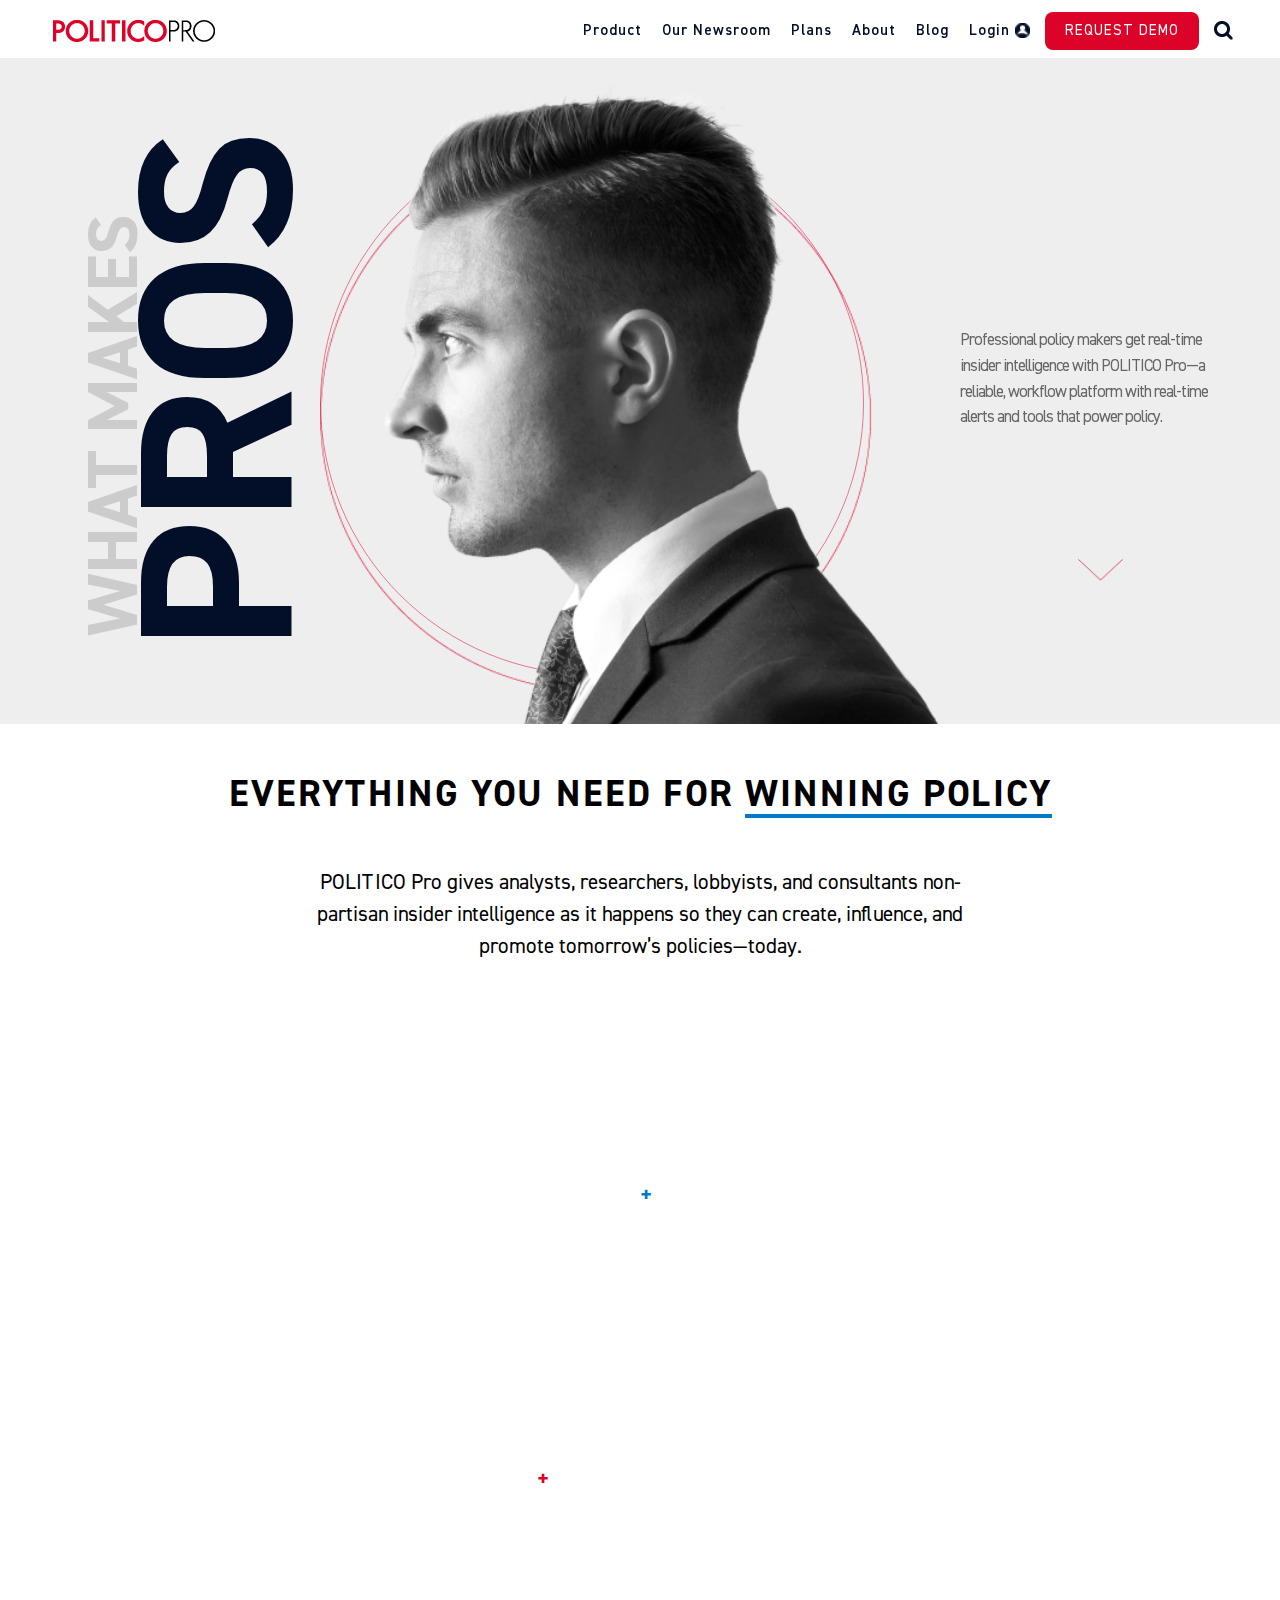
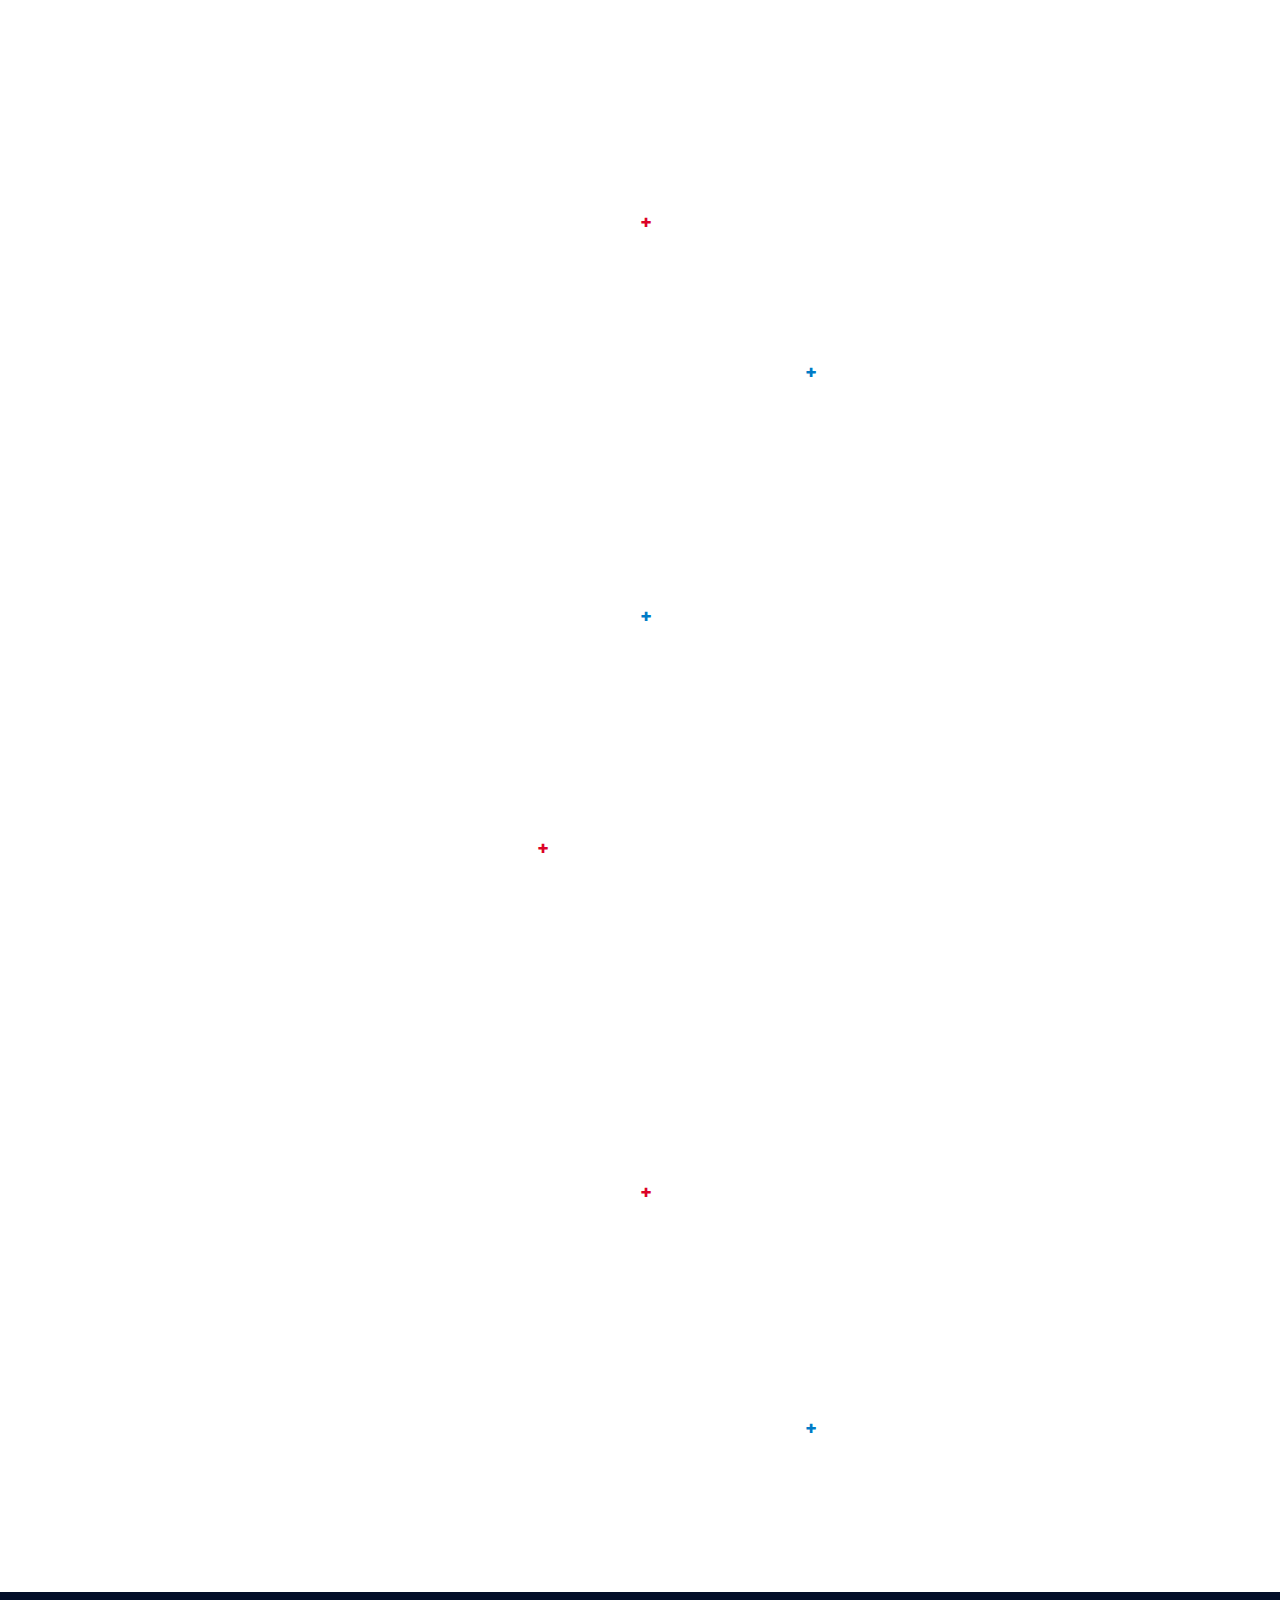
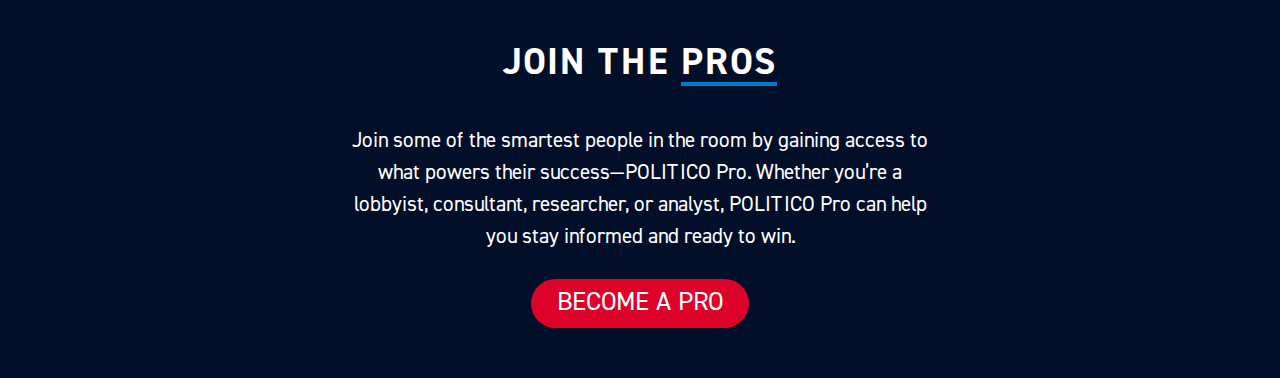
<file: index.html>
<!DOCTYPE html>
<html lang="en">
  <head>
    <meta charset="utf-8" />
    <title>Politico Pro</title>
    <!-- <link rel="icon" href="assets/logos/favicon.png" type="image/png" sizes="16x16"> -->
    <meta name="viewport" content="width=device-width, initial-scale=1" />
    <meta name="description" content="Politico Pro" />
    <meta name="keywords" content="Politico, Politico Pro" />
    <link href="assets/css/bootstrap.min.css" rel="stylesheet" type="text/css" media="all" />
    <link href="https://fonts.googleapis.com/css?family=Roboto:100,300,400,500" rel="stylesheet" />
    <link href="https://fonts.googleapis.com/css?family=Poppins:400,300,500,700,600" rel="stylesheet" type="text/css" />
    <link rel="stylesheet" href="assets/css/animate.css" />
    <!-- Resource style -->
    <link rel="stylesheet" href="assets/css/animsition.min.css" />
    <!-- Resource style -->
    <link href="assets/css/style.css" rel="stylesheet" type="text/css" media="all" />
  </head>
  <body>
    <div>
      <div class="container">
        <nav class="navbar navbar-default navbar-fixed-top" role="navigation">
          <div class="navbar-container">
            <!-- Brand and toggle get grouped for better mobile display -->
            <div class="navbar-header page-scroll">
              <button type="button" class="navbar-toggle" data-toggle="collapse" data-target="#bs-example-navbar-collapse-1" aria-expanded="false">
                <span class="sr-only">Toggle navigation</span>
                <span class="icon-bar"></span>
                <span class="icon-bar"></span>
                <span class="icon-bar"></span>
              </button>
              <a class="responsive-hidden find-button" href="#"><img src="assets/img/find.png" width="19" height="19" alt="find" /></a>
              <a class="btn btn-primary responsive-hidden" href="#">Request Demo</a>
              <a class="navbar-brand page-scroll" href="#hero"><img src="assets/img/logo.png" width="162" height="22" alt="Mu" /></a>
            </div>
            <!-- Collect the nav links, forms, and other content for toggling -->
            <div class="collapse navbar-collapse navbar-right" id="bs-example-navbar-collapse-1">
              <ul class="nav navbar-nav">
                <li><a class="page-scroll" href="#">Product</a></li>
                <li><a class="page-scroll" href="#">Our Newsroom</a></li>
                <li><a class="page-scroll" href="#">Plans</a></li>
                <li><a class="page-scroll" href="#">About</a></li>
                <li><a class="page-scroll" href="#">Blog</a></li>
                <li><a href="#">Login<img src="assets/img/default-avatar.png" class="avatar" width="15" height="15" alt="avatar" /></a></li>
                <li><a class="btn btn-primary responsive-hidden" href="#">Request Demo</a></li>
                <li><a class="responsive-hidden" href="#"><img src="assets/img/find.png" width="19" height="19" alt="find" /></a></li>
              </ul>
            </div>
          </div>
        </nav>
        <!-- /.navbar-collapse -->
      </div>
      <!-- /.container-fluid -->

      <div class="main" id="main">
        <!-- Main Section-->
        <div class="hero-section app-hero" id="hero">
          <div class="hero-header">
            <div class="hero-what-makes">
              <h2>What makes</h2>
            </div>
            <div class="hero-pro">
              <h1>Pros</h1>
            </div>
          </div>
          <div class="hero-img"><div class="size-builder"></div></div>
          <div class="hero-img hero-parallax" id="a-parallax">
            <div class="size-builder"></div>
            <div class="layer circle-container" data-depth="0.2">
              <div class="dummy"></div>
              <div class="circle"></div>
            </div>
            <img class="layer" src="./assets/img/hero-img.png" data-depth="0.5"/>
          </div>
          <div class="hero-description">
            <p>Professional policy makers get real-time insider intelligence with POLITICO Pro—a reliable, workflow platform with real-time alerts and tools that power policy.</p>
            <a class="arrow-down page-scroll" href="#features"><img src="./assets/img/arrow_down.png" width="45" height="22.5"/></a>
          </div>
        </div>

        <div class="services-section text-center" id="services">
          <!-- Services section (small) with icons -->
          <div class="row">
            <div class="col-sm-12">
              <h3 class="wow fadeInUp" data-wow-delay="0s">EVERYTHING YOU NEED FOR <span class="blue-underline">WINNING POLICY</span></h3>
            </div>
          </div>
          <div class="row">
            <div class="col-sm-8 col-sm-offset-2">
              <p>POLITICO Pro gives analysts, researchers, lobbyists, and consultants non-partisan insider intelligence as it happens so they can create, influence, and promote tomorrow’s policies—today.</p>
            </div>
          </div>
        </div>

        <div class="flex-features" id="features">
          <div class="flex-split" id="features1">
            <!-- Feature section with flex layout -->
            <div class="f-left wow fadeInUp" data-wow-delay="0s">
              <div class="left-content">
                <img src="assets/img/human1.png" alt="" />
              </div>
              <div class="middle-content">
                <div class="row">
                  <div class="profile-title">policy maker profile</div>
                </div>
                <div class="row">
                  <p class="profile-label">_Analyst</p>
                  <div class="profile-content">Julia Ojeda</div>
                </div>
                <div class="row">
                  <p class="profile-label">_Industry</p>
                  <div class="profile-content">Healthcare</div>
                </div>
                <div class="row">
                  <p class="profile-label">_Focus</p>
                  <div class="profile-content">Consumer Products</div>
                </div>
              </div>
            </div>
            <div class="f-right wow fadeInUp" data-wow-delay="0.2s">
              <div class="right-content">
                <h3>Become a Beltway <span class="red-underline">Brainiac</span>.</h3>
                <p>
                  Analysts like Juile are able to craft winning policies for their companies thanks to POLITICO Pro. The personalized workflow platform delivers news as it happens, and easy-to-use tools for cross-referencing related bills and regulations help give her everything she needs to dive
                  deep—while still seeing the big picture.
                </p>
                <p>Julie and other professionals get relevant, real-time intelligence and insights of legislation as it happens thanks to POLITICO Pro. It’s easy to become a beltway insider just like Julie with Pro.</p>
              </div>
            </div>
          </div>
          <div class="flex-split right-align" id="features2">
            <!-- Feature section with flex layout -->
            <div class="f-right wow fadeInUp" data-wow-delay="0.2s">
              <div class="right-content">
                <h3>Push policy with <span class="red-underline">punch</span>.</h3>
                <p>
                  POLITICO Pro is a powerful platform that lobbyists like Christopher use to get deep insights into developing regulations and the legislators behind them. Lobbyists and their firms can stay informed with intelligence tailored to their industry so they can effectively influence and
                  manage regulation in real time.
                </p>
                <p>POLITICO Pro makes it easy for lobbyists like Christopher to always keep ahead of the curve.</p>
              </div>
            </div>
            <div class="f-left wow fadeInUp" data-wow-delay="0s">
              <div class="middle-content">
                <div class="row">
                  <div class="profile-title">policy maker profile</div>
                </div>
                <div class="row">
                  <p class="profile-label">_Lobbyist</p>
                  <div class="profile-content">Christopher Frank</div>
                </div>
                <div class="row">
                  <p class="profile-label">_Industry</p>
                  <div class="profile-content">Finance</div>
                </div>
                <div class="row">
                  <p class="profile-label">_Focus</p>
                  <div class="profile-content">Real Estate Loans</div>
                </div>
              </div>
              <div class="left-content">
                <img src="assets/img/human2.png" alt="" />
              </div>
            </div>
          </div>
          <div class="flex-split" id="features3">
            <!-- Feature section with flex layout -->
            <div class="f-left wow fadeInUp" data-wow-delay="0s">
              <div class="left-content">
                <img src="assets/img/human3.png" alt="" />
              </div>
              <div class="middle-content">
                <div class="row">
                  <div class="profile-title">policy maker profile</div>
                </div>
                <div class="row">
                  <p class="profile-label">_Researcher</p>
                  <div class="profile-content">Sheri Fong</div>
                </div>
                <div class="row">
                  <p class="profile-label">_Industry</p>
                  <div class="profile-content">Legal</div>
                </div>
                <div class="row">
                  <p class="profile-label">_Focus</p>
                  <div class="profile-content">Government Affairs</div>
                </div>
              </div>
            </div>
            <div class="f-right wow fadeInUp" data-wow-delay="0.2s">
              <div class="right-content">
                <h3>Get K Street <span class="red-underline">Smarts</span>.</h3>
                <p>Researchers like Sheri get an edge with POLITICO Pro. Robust research and tools can cross-reference related bills, regulation, and more—providing researchers with access to K street information that covers the entire spectrum of legislation and news.</p>
                <p>A customized workflow helps bring relevant information to Sheri only when it’s needed, so research can quickly inform successful policy.</p>
              </div>
            </div>
          </div>
          <div class="flex-split right-align" id="features4">
            <!-- Feature section with flex layout -->
            <div class="f-right wow fadeInUp" data-wow-delay="0.2s">
              <div class="right-content">
                <h3>Coach inside <span class="red-underline">beltway</span> Ball.</h3>
                <p>POLITICO Pro provides Marshal and other top consultants with real-time intelligence on legislation, regulations, and policies so they can advise confidently and accurately.</p>
                <p>
                  With a customized workflow platform focused on their areas of interest, consultants gain a non-partisan view of news that matters to them and their clients. Augmented by robust tools for research and a complete directory of legislators, staff, and committee members, it brings a
                  near-clairvoyant view that consultants can trust and use to be the first to know, and the first to guide their clients to a winning policy.
                </p>
              </div>
            </div>
            <div class="f-left wow fadeInUp" data-wow-delay="0s">
              <div class="middle-content">
                <div class="row">
                  <div class="profile-title">policy maker profile</div>
                </div>
                <div class="row">
                  <p class="profile-label">_Consultant</p>
                  <div class="profile-content">Marshal Rippner</div>
                </div>
                <div class="row">
                  <p class="profile-label">_Industry</p>
                  <div class="profile-content">Engineering</div>
                </div>
                <div class="row">
                  <p class="profile-label">_Focus</p>
                  <div class="profile-content">Veterans Benefit</div>
                </div>
              </div>
              <div class="left-content">
                <img src="assets/img/human4.png" alt="" />
              </div>
            </div>
          </div>
        </div>

        <!-- Scroll To Top -->
        <!-- Scroll To Top Ends-->
      </div>
      <!-- Footer Section -->
      <div class="footer" id="footer">
        <div class="footer-container">
          <h3>Join the <span class="blue-underline">pros</span></h3>
          <p>Join some of the smartest people in the room by gaining access to what powers their success—POLITICO Pro. Whether you’re a lobbyist, consultant, researcher, or analyst, POLITICO Pro can help you stay informed and ready to win.</p>
          <a class="btn btn-rounded btn-primary">Become a pro</a>
        </div>
      </div>
      <!-- Main Section -->
    </div>
    <!-- Wrapper-->

    <!-- Jquery and Js Plugins -->
    <script type="text/javascript" src="assets/js/jquery-2.1.1.js"></script>
    <script type="text/javascript" src="assets/js/bootstrap.min.js"></script>
    <script type="text/javascript" src="assets/js/parallax.min.js"></script>
    <script type="text/javascript" src="assets/js/plugins.js"></script>
    <script type="text/javascript" src="assets/js/menu.js"></script>
    <script type="text/javascript" src="assets/js/custom.js"></script>
  </body>
</html>
</file>
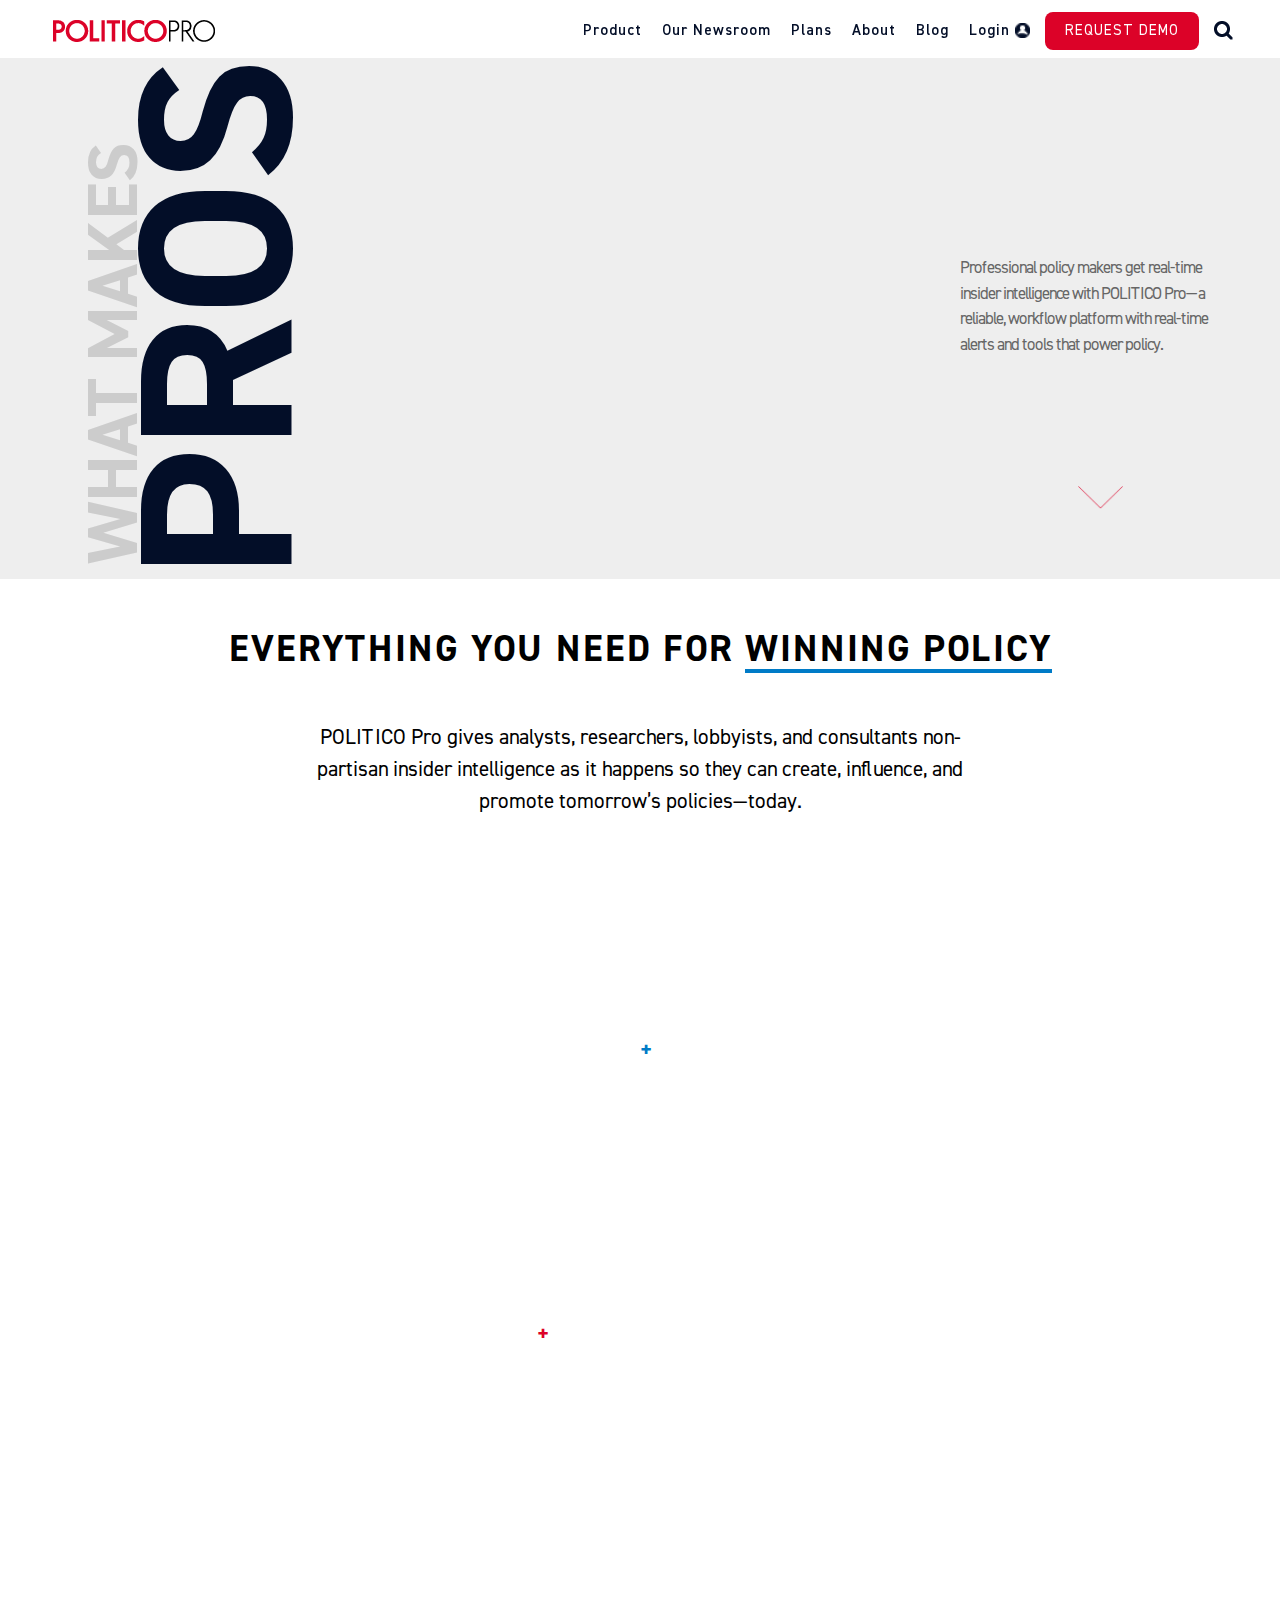
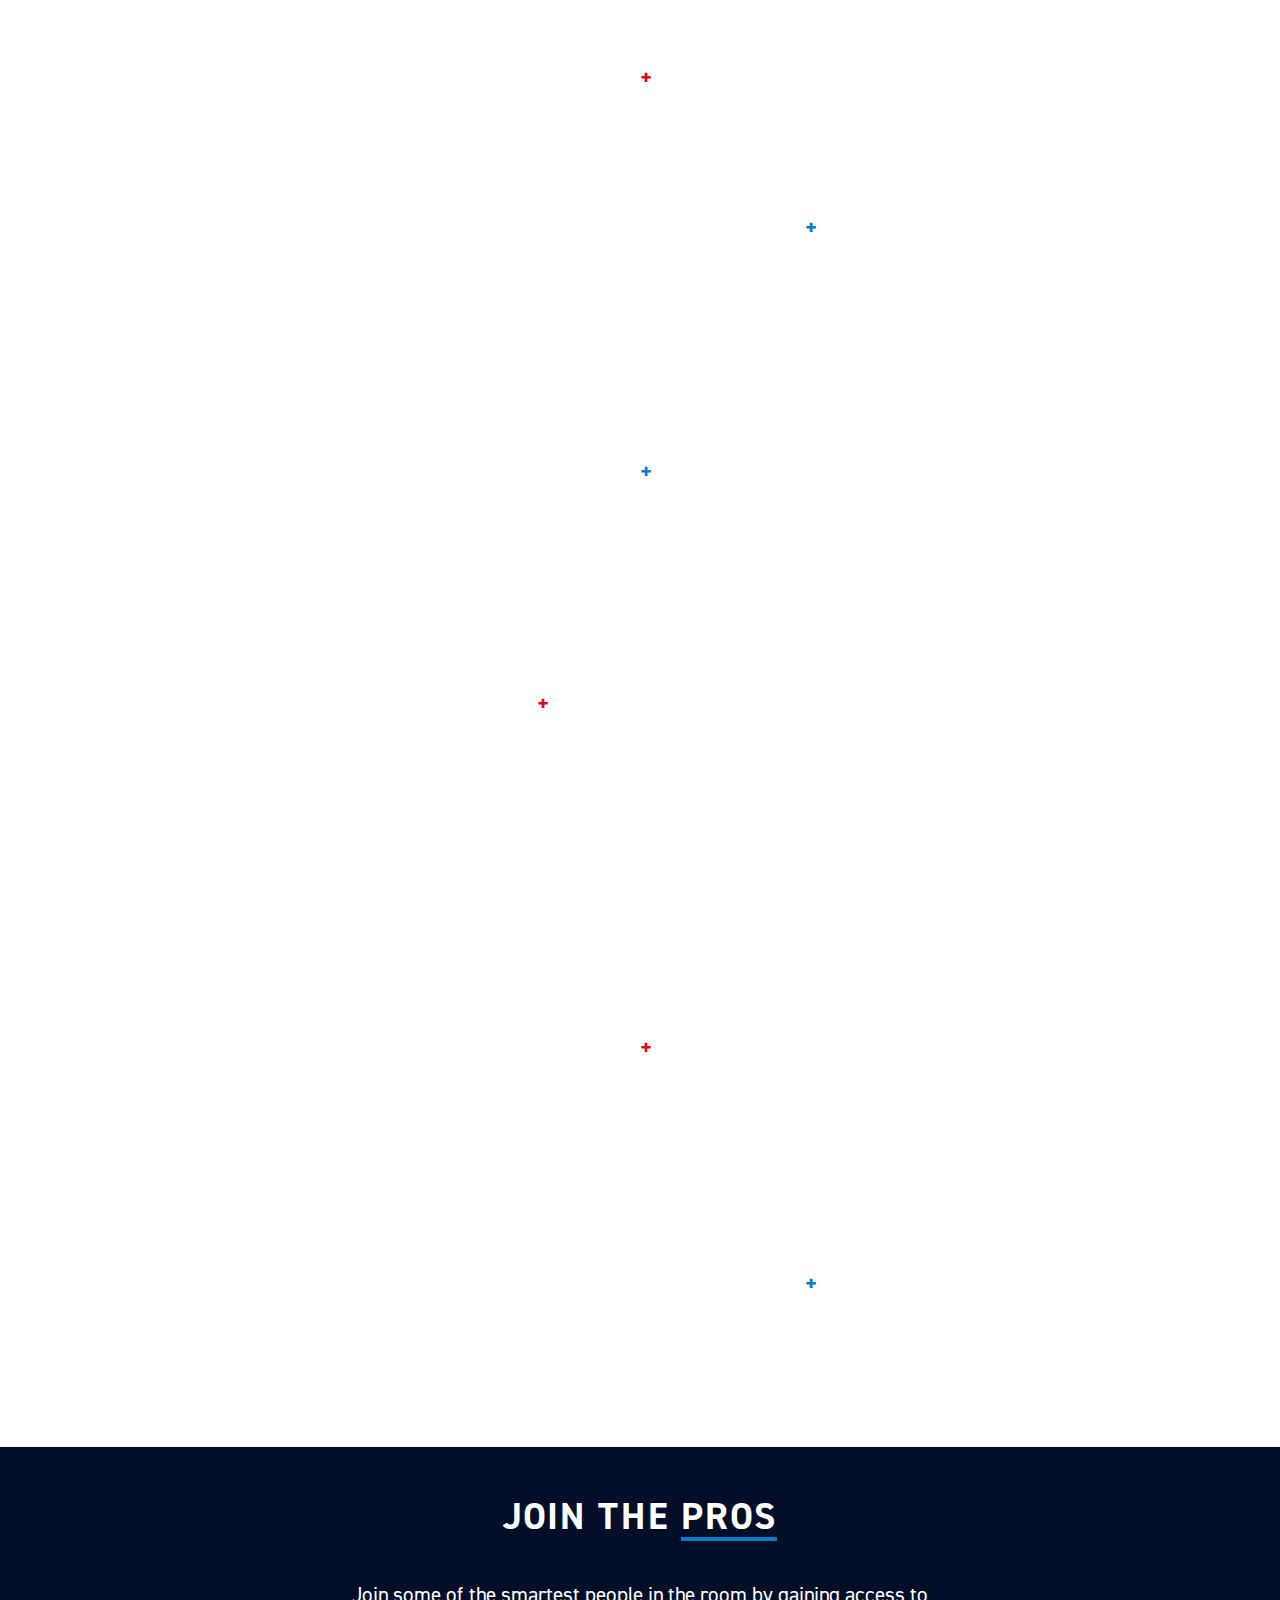
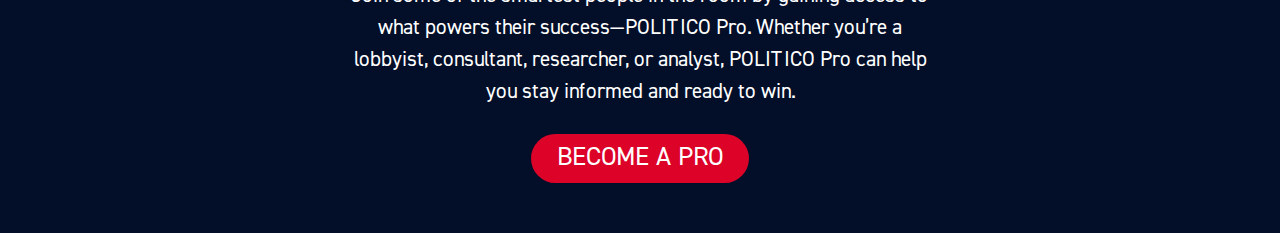
<file: r1_v1.html>
<!DOCTYPE html>
<html lang="en">
  <head>
    <meta charset="utf-8" />
    <title>Politico Pro</title>
    <!-- <link rel="icon" href="assets/logos/favicon.png" type="image/png" sizes="16x16"> -->
    <meta name="viewport" content="width=device-width, initial-scale=1" />
    <meta name="description" content="Politico Pro" />
    <meta name="keywords" content="Politico, Politico Pro" />
    <link href="assets/css/bootstrap.min.css" rel="stylesheet" type="text/css" media="all" />
    <link href="https://fonts.googleapis.com/css?family=Roboto:100,300,400,500" rel="stylesheet" />
    <link href="https://fonts.googleapis.com/css?family=Poppins:400,300,500,700,600" rel="stylesheet" type="text/css" />
    <link rel="stylesheet" href="assets/css/animate.css" />
    <!-- Resource style -->
    <link rel="stylesheet" href="assets/css/animsition.min.css" />
    <!-- Resource style -->
    <link href="assets/css/style.css" rel="stylesheet" type="text/css" media="all" />
  </head>
  <body>
    <div>
      <div class="container">
        <nav class="navbar navbar-default navbar-fixed-top" role="navigation">
          <div class="navbar-container">
            <!-- Brand and toggle get grouped for better mobile display -->
            <div class="navbar-header page-scroll">
              <button type="button" class="navbar-toggle" data-toggle="collapse" data-target="#bs-example-navbar-collapse-1" aria-expanded="false">
                <span class="sr-only">Toggle navigation</span>
                <span class="icon-bar"></span>
                <span class="icon-bar"></span>
                <span class="icon-bar"></span>
              </button>
              <a class="responsive-hidden find-button" href="#"><img src="assets/img/find.png" width="19" height="19" alt="find" /></a>
              <a class="btn btn-primary responsive-hidden" href="#">Request Demo</a>
              <a class="navbar-brand page-scroll" href="#hero"><img src="assets/img/logo.png" width="162" height="22" alt="Mu" /></a>
            </div>
            <!-- Collect the nav links, forms, and other content for toggling -->
            <div class="collapse navbar-collapse navbar-right" id="bs-example-navbar-collapse-1">
              <ul class="nav navbar-nav">
                <li><a class="page-scroll" href="#">Product</a></li>
                <li><a class="page-scroll" href="#">Our Newsroom</a></li>
                <li><a class="page-scroll" href="#">Plans</a></li>
                <li><a class="page-scroll" href="#">About</a></li>
                <li><a class="page-scroll" href="#">Blog</a></li>
                <li><a href="#">Login<img src="assets/img/default-avatar.png" class="avatar" width="15" height="15" alt="avatar" /></a></li>
                <li><a class="btn btn-primary responsive-hidden" href="#">Request Demo</a></li>
                <li><a class="responsive-hidden" href="#"><img src="assets/img/find.png" width="19" height="19" alt="find" /></a></li>
              </ul>
            </div>
          </div>
        </nav>
        <!-- /.navbar-collapse -->
      </div>
      <!-- /.container-fluid -->

      <div class="main" id="main">
        <!-- Main Section-->
        <div class="hero-section app-hero" id="hero">
          <div class="hero-header">
            <div class="hero-what-makes">
              <h2>What makes</h2>
            </div>
            <div class="hero-pro">
              <h1>Pros</h1>
            </div>
          </div>
          <div class="hero-img">
            <div class="circle-container">
              <div class="dummy"></div>
              <div class="circle"></div>
            </div>
            <img src="./assets/img/hero-img.png" />
          </div>
          <div class="hero-description">
            <p>Professional policy makers get real-time insider intelligence with POLITICO Pro—a reliable, workflow platform with real-time alerts and tools that power policy.</p>
            <a class="arrow-down page-scroll" href="#features"><img src="./assets/img/arrow_down.png" width="45" height="22.5"/></a>
          </div>
        </div>

        <div class="services-section text-center" id="services">
          <!-- Services section (small) with icons -->
          <div class="row">
            <div class="col-sm-12">
              <h3 class="wow fadeInUp" data-wow-delay="0s">EVERYTHING YOU NEED FOR <span class="blue-underline">WINNING POLICY</span></h3>
            </div>
          </div>
          <div class="row">
            <div class="col-sm-8 col-sm-offset-2">
              <p>POLITICO Pro gives analysts, researchers, lobbyists, and consultants non-partisan insider intelligence as it happens so they can create, influence, and promote tomorrow’s policies—today.</p>
            </div>
          </div>
        </div>

        <div class="flex-features" id="features">
          <div class="flex-split" id="features1">
            <!-- Feature section with flex layout -->
            <div class="f-left wow fadeInUp" data-wow-delay="0s">
              <div class="left-content">
                <img src="assets/img/human1.png" alt="" />
              </div>
              <div class="middle-content">
                <div class="row">
                  <div class="profile-title">policy maker profile</div>
                </div>
                <div class="row">
                  <p class="profile-label">_Analyst</p>
                  <div class="profile-content">Julia Ojeda</div>
                </div>
                <div class="row">
                  <p class="profile-label">_Industry</p>
                  <div class="profile-content">Healthcare</div>
                </div>
                <div class="row">
                  <p class="profile-label">_Focus</p>
                  <div class="profile-content">Consumer Products</div>
                </div>
              </div>
            </div>
            <div class="f-right wow fadeInUp" data-wow-delay="0.2s">
              <div class="right-content">
                <h3>Become a Beltway <span class="red-underline">Brainiac</span>.</h3>
                <p>
                  Analysts like Juile are able to craft winning policies for their companies thanks to POLITICO Pro. The personalized workflow platform delivers news as it happens, and easy-to-use tools for cross-referencing related bills and regulations help give her everything she needs to dive
                  deep—while still seeing the big picture.
                </p>
                <p>Julie and other professionals get relevant, real-time intelligence and insights of legislation as it happens thanks to POLITICO Pro. It’s easy to become a beltway insider just like Julie with Pro.</p>
              </div>
            </div>
          </div>
          <div class="flex-split right-align" id="features2">
            <!-- Feature section with flex layout -->
            <div class="f-right wow fadeInUp" data-wow-delay="0.2s">
              <div class="right-content">
                <h3>Push policy with <span class="red-underline">punch</span>.</h3>
                <p>
                  POLITICO Pro is a powerful platform that lobbyists like Christopher use to get deep insights into developing regulations and the legislators behind them. Lobbyists and their firms can stay informed with intelligence tailored to their industry so they can effectively influence and
                  manage regulation in real time.
                </p>
                <p>POLITICO Pro makes it easy for lobbyists like Christopher to always keep ahead of the curve.</p>
              </div>
            </div>
            <div class="f-left wow fadeInUp" data-wow-delay="0s">
              <div class="middle-content">
                <div class="row">
                  <div class="profile-title">policy maker profile</div>
                </div>
                <div class="row">
                  <p class="profile-label">_Lobbyist</p>
                  <div class="profile-content">Christopher Frank</div>
                </div>
                <div class="row">
                  <p class="profile-label">_Industry</p>
                  <div class="profile-content">Finance</div>
                </div>
                <div class="row">
                  <p class="profile-label">_Focus</p>
                  <div class="profile-content">Real Estate Loans</div>
                </div>
              </div>
              <div class="left-content">
                <img src="assets/img/human2.png" alt="" />
              </div>
            </div>
          </div>
          <div class="flex-split" id="features3">
            <!-- Feature section with flex layout -->
            <div class="f-left wow fadeInUp" data-wow-delay="0s">
              <div class="left-content">
                <img src="assets/img/human3.png" alt="" />
              </div>
              <div class="middle-content">
                <div class="row">
                  <div class="profile-title">policy maker profile</div>
                </div>
                <div class="row">
                  <p class="profile-label">_Researcher</p>
                  <div class="profile-content">Sheri Fong</div>
                </div>
                <div class="row">
                  <p class="profile-label">_Industry</p>
                  <div class="profile-content">Legal</div>
                </div>
                <div class="row">
                  <p class="profile-label">_Focus</p>
                  <div class="profile-content">Government Affairs</div>
                </div>
              </div>
            </div>
            <div class="f-right wow fadeInUp" data-wow-delay="0.2s">
              <div class="right-content">
                <h3>Get K Street <span class="red-underline">Smarts</span>.</h3>
                <p>Researchers like Sheri get an edge with POLITICO Pro. Robust research and tools can cross-reference related bills, regulation, and more—providing researchers with access to K street information that covers the entire spectrum of legislation and news.</p>
                <p>A customized workflow helps bring relevant information to Sheri only when it’s needed, so research can quickly inform successful policy.</p>
              </div>
            </div>
          </div>
          <div class="flex-split right-align" id="features4">
            <!-- Feature section with flex layout -->
            <div class="f-right wow fadeInUp" data-wow-delay="0.2s">
              <div class="right-content">
                <h3>Coach inside <span class="red-underline">beltway</span> Ball.</h3>
                <p>POLITICO Pro provides Marshal and other top consultants with real-time intelligence on legislation, regulations, and policies so they can advise confidently and accurately.</p>
                <p>
                  With a customized workflow platform focused on their areas of interest, consultants gain a non-partisan view of news that matters to them and their clients. Augmented by robust tools for research and a complete directory of legislators, staff, and committee members, it brings a
                  near-clairvoyant view that consultants can trust and use to be the first to know, and the first to guide their clients to a winning policy.
                </p>
              </div>
            </div>
            <div class="f-left wow fadeInUp" data-wow-delay="0s">
              <div class="middle-content">
                <div class="row">
                  <div class="profile-title">policy maker profile</div>
                </div>
                <div class="row">
                  <p class="profile-label">_Consultant</p>
                  <div class="profile-content">Marshal Rippner</div>
                </div>
                <div class="row">
                  <p class="profile-label">_Industry</p>
                  <div class="profile-content">Engineering</div>
                </div>
                <div class="row">
                  <p class="profile-label">_Focus</p>
                  <div class="profile-content">Veterans Benefit</div>
                </div>
              </div>
              <div class="left-content">
                <img src="assets/img/human4.png" alt="" />
              </div>
            </div>
          </div>
        </div>

        <!-- Scroll To Top -->
        <!-- Scroll To Top Ends-->
      </div>
      <!-- Footer Section -->
      <div class="footer" id="footer">
        <div class="footer-container">
          <h3>Join the <span class="blue-underline">pros</span></h3>
          <p>Join some of the smartest people in the room by gaining access to what powers their success—POLITICO Pro. Whether you’re a lobbyist, consultant, researcher, or analyst, POLITICO Pro can help you stay informed and ready to win.</p>
          <a class="btn btn-rounded btn-primary">Become a pro</a>
        </div>
      </div>
      <!-- Main Section -->
    </div>
    <!-- Wrapper-->

    <!-- Jquery and Js Plugins -->
    <script type="text/javascript" src="assets/js/jquery-2.1.1.js"></script>
    <script type="text/javascript" src="assets/js/bootstrap.min.js"></script>
    <script type="text/javascript" src="assets/js/plugins.js"></script>
    <script type="text/javascript" src="assets/js/menu.js"></script>
    <script type="text/javascript" src="assets/js/custom.js"></script>
  </body>
</html>
</file>
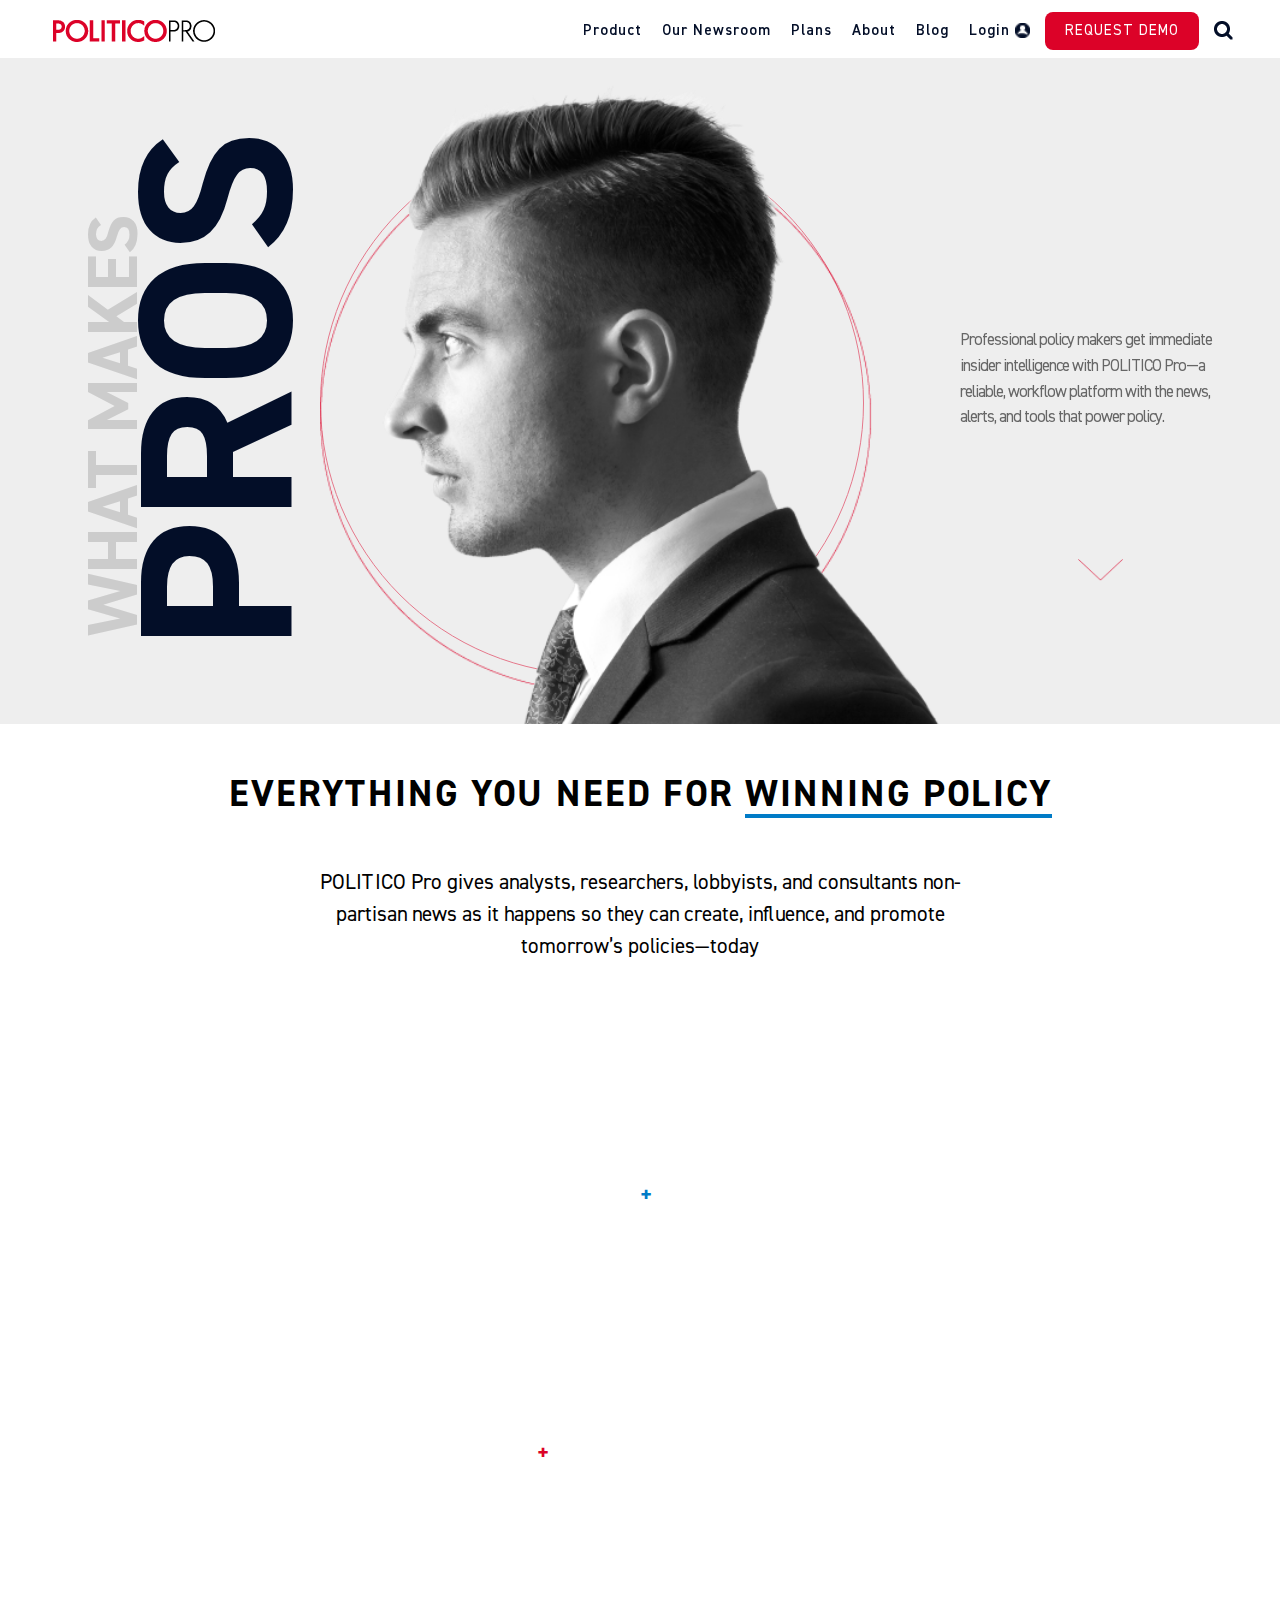
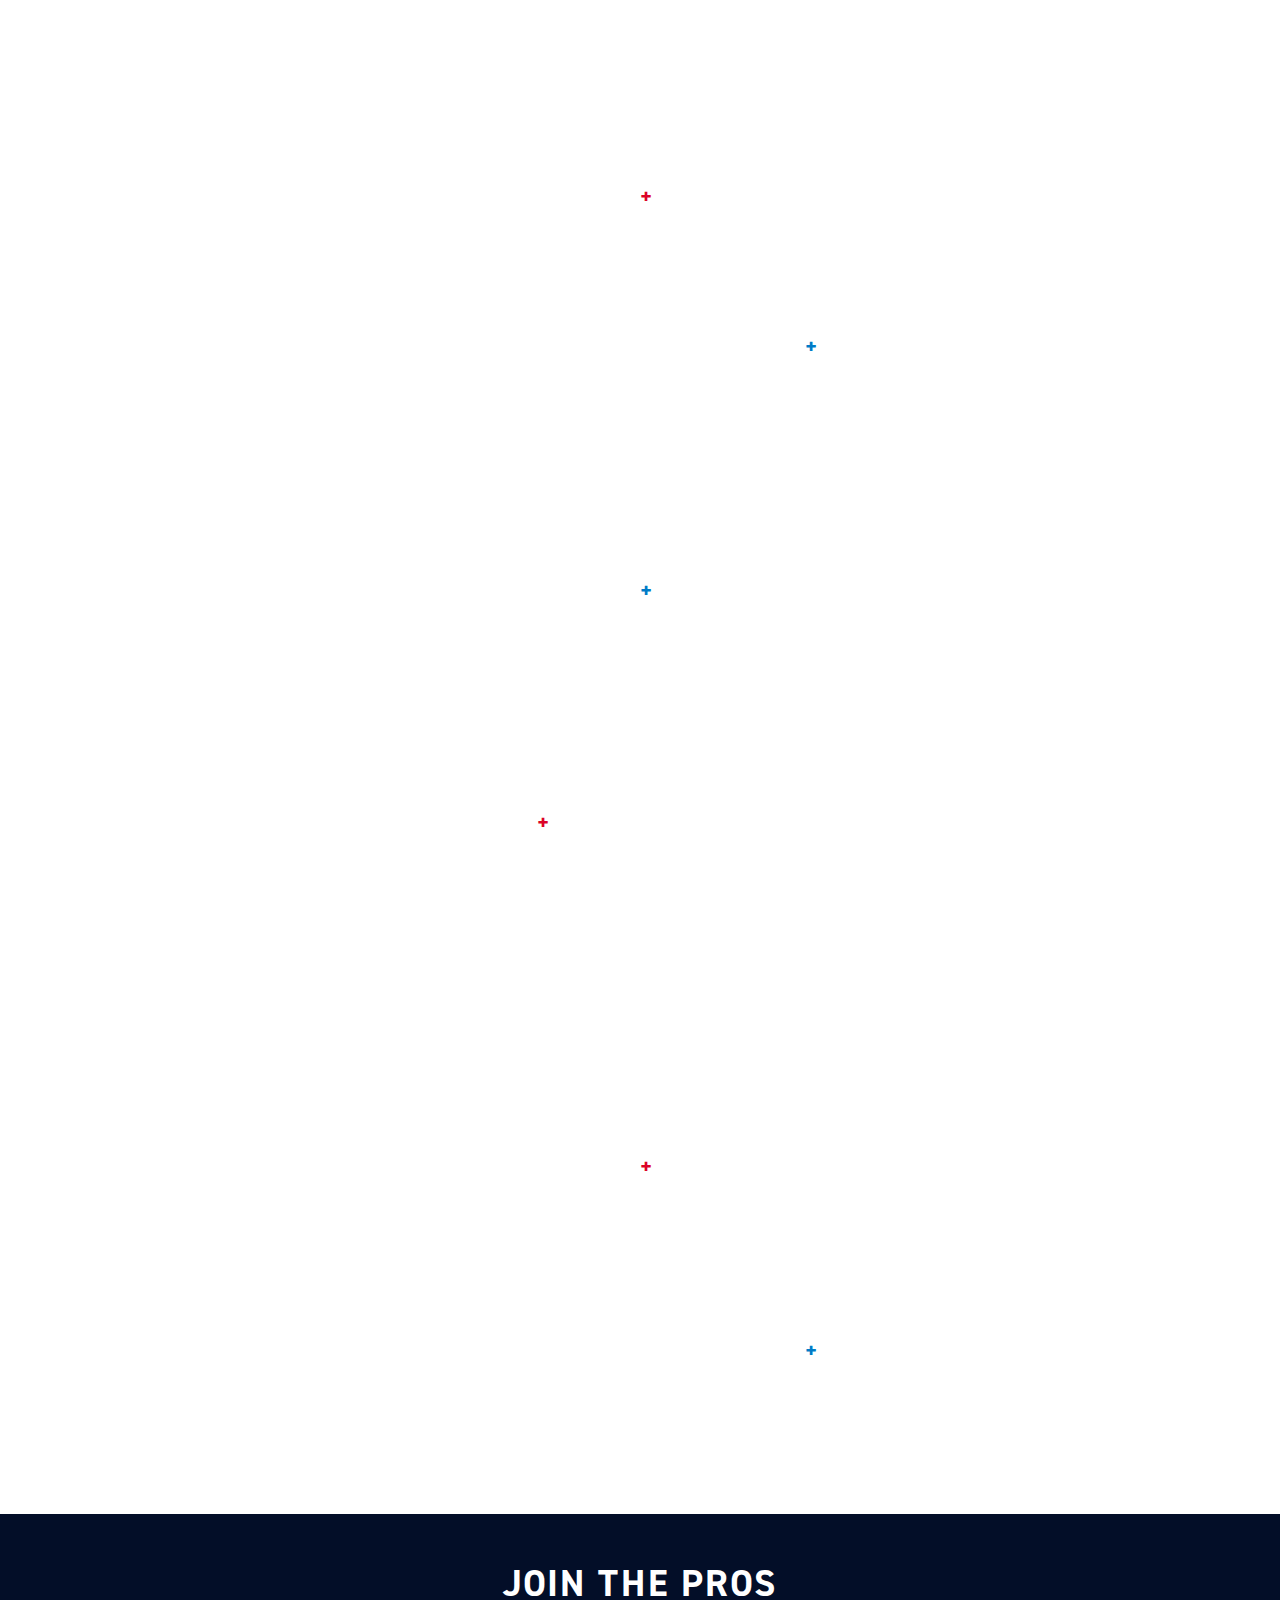
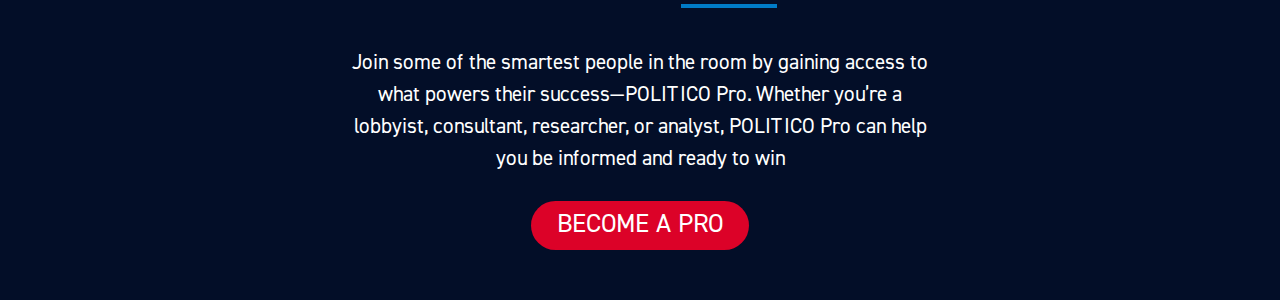
<file: r1_v2.html>
<!DOCTYPE html>
<html lang="en">
  <head>
    <meta charset="utf-8" />
    <title>Politico Pro</title>
    <!-- <link rel="icon" href="assets/logos/favicon.png" type="image/png" sizes="16x16"> -->
    <meta name="viewport" content="width=device-width, initial-scale=1" />
    <meta name="description" content="Politico Pro" />
    <meta name="keywords" content="Politico, Politico Pro" />
    <link href="assets/css/bootstrap.min.css" rel="stylesheet" type="text/css" media="all" />
    <link href="https://fonts.googleapis.com/css?family=Roboto:100,300,400,500" rel="stylesheet" />
    <link href="https://fonts.googleapis.com/css?family=Poppins:400,300,500,700,600" rel="stylesheet" type="text/css" />
    <link rel="stylesheet" href="assets/css/animate.css" />
    <!-- Resource style -->
    <link rel="stylesheet" href="assets/css/animsition.min.css" />
    <!-- Resource style -->
    <link href="assets/css/style.css" rel="stylesheet" type="text/css" media="all" />
  </head>
  <body>
    <div>
      <div class="container">
        <nav class="navbar navbar-default navbar-fixed-top" role="navigation">
          <div class="navbar-container">
            <!-- Brand and toggle get grouped for better mobile display -->
            <div class="navbar-header page-scroll">
              <button type="button" class="navbar-toggle" data-toggle="collapse" data-target="#bs-example-navbar-collapse-1" aria-expanded="false">
                <span class="sr-only">Toggle navigation</span>
                <span class="icon-bar"></span>
                <span class="icon-bar"></span>
                <span class="icon-bar"></span>
              </button>
              <a class="responsive-hidden find-button" href="#"><img src="assets/img/find.png" width="19" height="19" alt="find" /></a>
              <a class="btn btn-primary responsive-hidden" href="#">Request Demo</a>
              <a class="navbar-brand page-scroll" href="#hero"><img src="assets/img/logo.png" width="162" height="22" alt="Mu" /></a>
            </div>
            <!-- Collect the nav links, forms, and other content for toggling -->
            <div class="collapse navbar-collapse navbar-right" id="bs-example-navbar-collapse-1">
              <ul class="nav navbar-nav">
                <li><a class="page-scroll" href="#">Product</a></li>
                <li><a class="page-scroll" href="#">Our Newsroom</a></li>
                <li><a class="page-scroll" href="#">Plans</a></li>
                <li><a class="page-scroll" href="#">About</a></li>
                <li><a class="page-scroll" href="#">Blog</a></li>
                <li>
                  <a href="#">Login<img src="assets/img/default-avatar.png" class="avatar" width="15" height="15" alt="avatar" /></a>
                </li>
                <li><a class="btn btn-primary responsive-hidden" href="#">Request Demo</a></li>
                <li>
                  <a class="responsive-hidden" href="#"><img src="assets/img/find.png" width="19" height="19" alt="find" /></a>
                </li>
              </ul>
            </div>
          </div>
        </nav>
        <!-- /.navbar-collapse -->
      </div>
      <!-- /.container-fluid -->

      <div class="main" id="main">
        <!-- Main Section-->
        <div class="hero-section app-hero" id="hero">
          <div class="hero-header">
            <div class="hero-what-makes">
              <h2>What makes</h2>
            </div>
            <div class="hero-pro">
              <h1>Pros</h1>
            </div>
          </div>
          <div class="hero-img"><div class="size-builder"></div></div>
          <div class="hero-img hero-parallax" id="a-parallax">
            <div class="size-builder"></div>
            <div class="layer circle-container" data-depth="0.2">
              <div class="dummy"></div>
              <div class="circle"></div>
            </div>
            <img class="layer" src="./assets/img/hero-img.png" data-depth="0.5"/>
          </div>
          <div class="hero-description">
            <p>Professional policy makers get immediate insider intelligence with POLITICO Pro—a reliable, workflow platform with the news, alerts, and tools that power policy.</p>
            <a class="arrow-down page-scroll" href="#features"><img src="./assets/img/arrow_down.png" width="45" height="22.5"/></a>
          </div>
        </div>

        <div class="services-section text-center" id="services">
          <!-- Services section (small) with icons -->
          <div class="row">
            <div class="col-sm-12">
              <h3 class="wow fadeInUp" data-wow-delay="0s">EVERYTHING YOU NEED FOR <span class="blue-underline">WINNING POLICY</span></h3>
            </div>
          </div>
          <div class="row">
            <div class="col-sm-8 col-sm-offset-2">
              <p>POLITICO Pro gives analysts, researchers, lobbyists, and consultants non-partisan news as it happens so they can create, influence, and promote tomorrow’s policies—today</p>
            </div>
          </div>
        </div>

        <div class="flex-features" id="features">
          <div class="flex-split" id="features1">
            <!-- Feature section with flex layout -->
            <div class="f-left wow fadeInUp" data-wow-delay="0s">
              <div class="left-content">
                <img src="assets/img/human1.png" alt="" />
              </div>
              <div class="middle-content">
                <div class="row">
                  <div class="profile-title">policy maker profile</div>
                </div>
                <div class="row">
                  <p class="profile-label">_Analyst</p>
                  <div class="profile-content">Julia Ojeda</div>
                </div>
                <div class="row">
                  <p class="profile-label">_Industry</p>
                  <div class="profile-content">Healthcare</div>
                </div>
                <div class="row">
                  <p class="profile-label">_Focus</p>
                  <div class="profile-content">Consumer Products</div>
                </div>
              </div>
            </div>
            <div class="f-right wow fadeInUp" data-wow-delay="0.2s">
              <div class="right-content">
                <h3>Become a Beltway <span class="red-underline">Brainiac</span>.</h3>
                <p>
                  Juila and top analysts are able to craft winning policies for their companies thanks to POLITICO Pro. The personalized portal delivers breaking news and easy-to-use tools for cross-referencing related bills to help give her everything she needs to dive deep—while still seeing the
                  big picture.
                </p>
                <p>Julie and other professionals receive relevant, real-time insights into legislation thanks to POLITICO Pro. It’s easy to become a beltway insider just like Julia with Pro.</p>
              </div>
            </div>
          </div>
          <div class="flex-split right-align" id="features2">
            <!-- Feature section with flex layout -->
            <div class="f-right wow fadeInUp" data-wow-delay="0.2s">
              <div class="right-content">
                <h3>Push policy with <span class="red-underline">punch</span>.</h3>
                <p>
                  POLITICO Pro is a powerful platform that lobbyists like Christopher use to gain access to deep insights into developing regulations and the legislators behind them. Lobbyists and their firms can stay informed with news tailored to their industry so they can effectively influence
                  and manage regulation in real time.
                </p>
                <p>POLITICO Pro makes it easy for lobbyists to always stay ahead of the curve.</p>
              </div>
            </div>
            <div class="f-left wow fadeInUp" data-wow-delay="0s">
              <div class="middle-content">
                <div class="row">
                  <div class="profile-title">policy maker profile</div>
                </div>
                <div class="row">
                  <p class="profile-label">_Lobbyist</p>
                  <div class="profile-content">Christopher Frank</div>
                </div>
                <div class="row">
                  <p class="profile-label">_Industry</p>
                  <div class="profile-content">Finance</div>
                </div>
                <div class="row">
                  <p class="profile-label">_Focus</p>
                  <div class="profile-content">Real Estate Loans</div>
                </div>
              </div>
              <div class="left-content">
                <img src="assets/img/human2.png" alt="" />
              </div>
            </div>
          </div>
          <div class="flex-split" id="features3">
            <!-- Feature section with flex layout -->
            <div class="f-left wow fadeInUp" data-wow-delay="0s">
              <div class="left-content">
                <img src="assets/img/human3.png" alt="" />
              </div>
              <div class="middle-content">
                <div class="row">
                  <div class="profile-title">policy maker profile</div>
                </div>
                <div class="row">
                  <p class="profile-label">_Researcher</p>
                  <div class="profile-content">Sheri Fong</div>
                </div>
                <div class="row">
                  <p class="profile-label">_Industry</p>
                  <div class="profile-content">Legal</div>
                </div>
                <div class="row">
                  <p class="profile-label">_Focus</p>
                  <div class="profile-content">Government Affairs</div>
                </div>
              </div>
            </div>
            <div class="f-right wow fadeInUp" data-wow-delay="0.2s">
              <div class="right-content">
                <h3>Get K Street <span class="red-underline">Smarts</span>.</h3>
                <p>Researchers just like Sheri gain an edge with POLITICO Pro. Robust research tools can compare similar bills, regulation, and more—providing policy pros with access to K street information that covers the entire spectrum of legislation and news.</p>
                <p>A customized workflow helps bring relevant information to Sheri only when it’s needed, so research can quickly inform successful policy</p>
              </div>
            </div>
          </div>
          <div class="flex-split right-align" id="features4">
            <!-- Feature section with flex layout -->
            <div class="f-right wow fadeInUp" data-wow-delay="0.2s">
              <div class="right-content">
                <h3>Coach inside <span class="red-underline">beltway</span> Ball.</h3>
                <p>POLITICO Pro provides Marshal and other top consultants with news on legislation, regulations, and policies so they can advise confidently and accurately.</p>
                <p>
                  With news customized to their areas of interest, consultants gain a non-partisan view of what matters to them and their clients. Augmented by tools for research and a complete directory of legislators, staff, and committee members, it brings a near-clairvoyant view that consultants
                  can trust and use to be the first to know, and the first to guide their clients to a winning policy.
                </p>
              </div>
            </div>
            <div class="f-left wow fadeInUp" data-wow-delay="0s">
              <div class="middle-content">
                <div class="row">
                  <div class="profile-title">policy maker profile</div>
                </div>
                <div class="row">
                  <p class="profile-label">_Consultant</p>
                  <div class="profile-content">Marshal Rippner</div>
                </div>
                <div class="row">
                  <p class="profile-label">_Industry</p>
                  <div class="profile-content">Technology</div>
                </div>
                <div class="row">
                  <p class="profile-label">_Focus</p>
                  <div class="profile-content">Machine Learning</div>
                </div>
              </div>
              <div class="left-content">
                <img src="assets/img/human4.png" alt="" />
              </div>
            </div>
          </div>
        </div>

        <!-- Scroll To Top -->
        <!-- Scroll To Top Ends-->
      </div>
      <!-- Footer Section -->
      <div class="footer" id="footer">
        <div class="footer-container">
          <h3>Join the <span class="blue-underline">pros</span></h3>
          <p>Join some of the smartest people in the room by gaining access to what powers their success—POLITICO Pro. Whether you’re a lobbyist, consultant, researcher, or analyst, POLITICO Pro can help you be informed and ready to win</p>
          <a class="btn btn-rounded btn-primary">Become a pro</a>
        </div>
      </div>
      <!-- Main Section -->
    </div>
    <!-- Wrapper-->

    <!-- Jquery and Js Plugins -->
    <script type="text/javascript" src="assets/js/jquery-2.1.1.js"></script>
    <script type="text/javascript" src="assets/js/bootstrap.min.js"></script>
    <script type="text/javascript" src="assets/js/parallax.min.js"></script>
    <script type="text/javascript" src="assets/js/plugins.js"></script>
    <script type="text/javascript" src="assets/js/menu.js"></script>
    <script type="text/javascript" src="assets/js/custom.js"></script>
  </body>
</html>
</file>
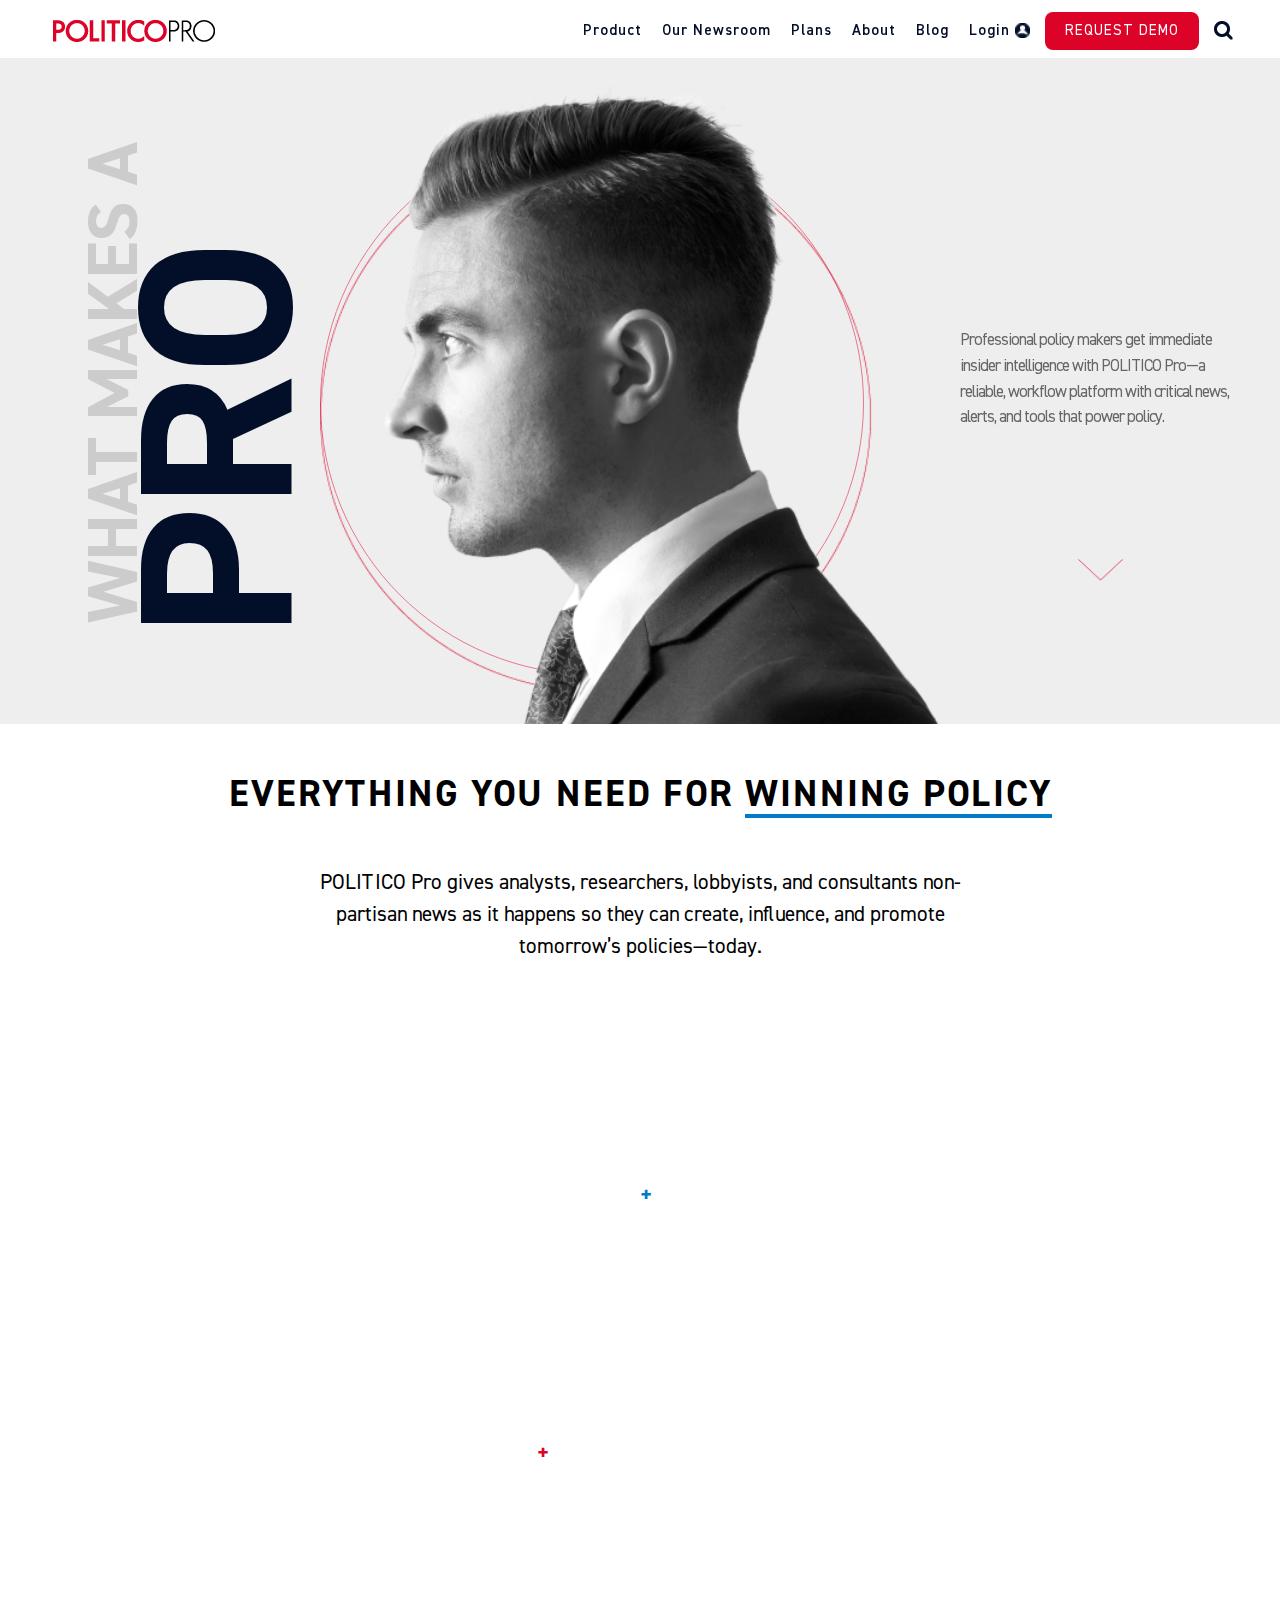
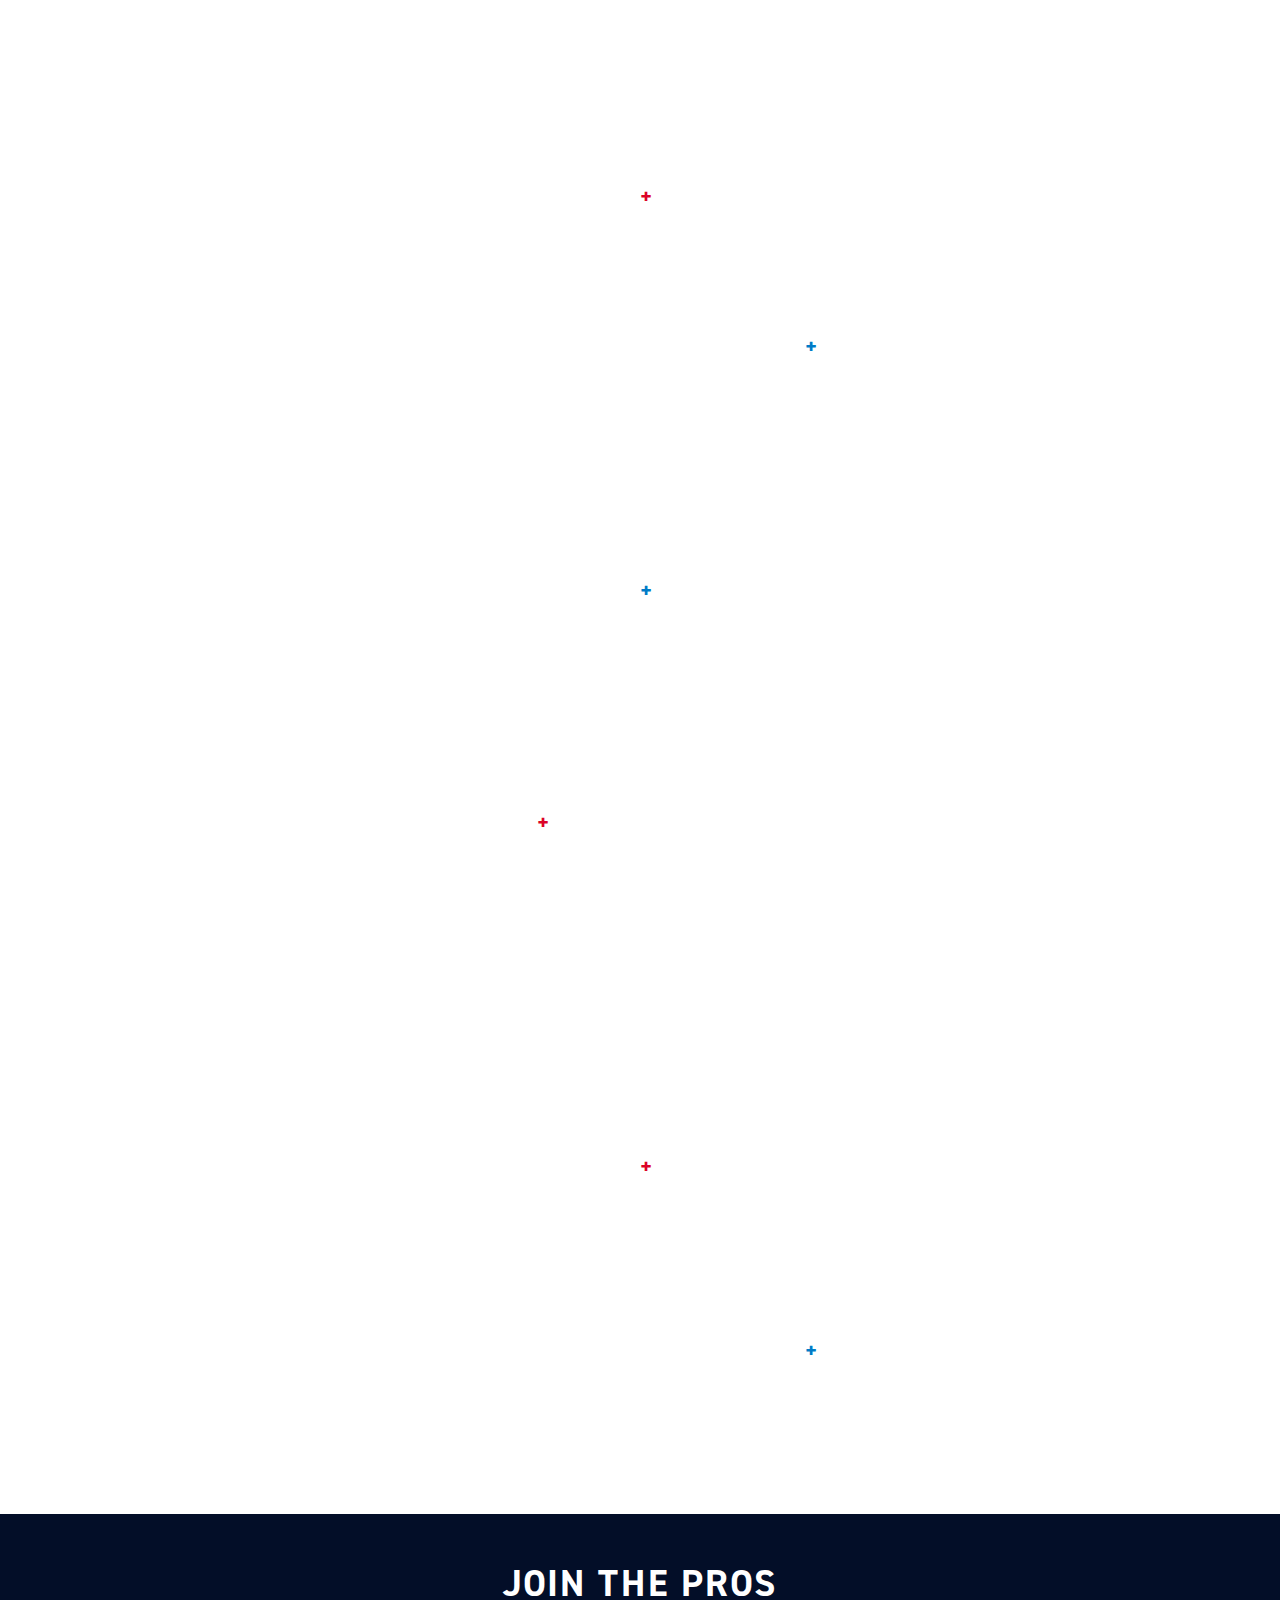
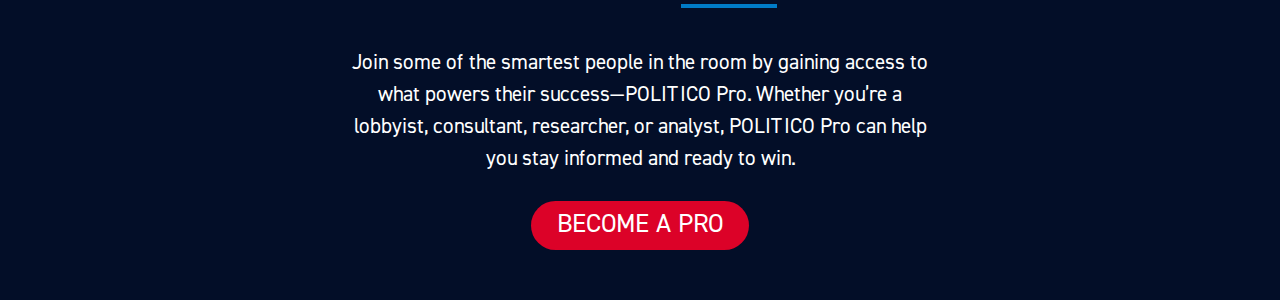
<file: r2_v1.html>
<!DOCTYPE html>
<html lang="en">
  <head>
    <meta charset="utf-8" />
    <title>Politico Pro</title>
    <!-- <link rel="icon" href="assets/logos/favicon.png" type="image/png" sizes="16x16"> -->
    <meta name="viewport" content="width=device-width, initial-scale=1" />
    <meta name="description" content="Politico Pro" />
    <meta name="keywords" content="Politico, Politico Pro" />
    <link href="assets/css/bootstrap.min.css" rel="stylesheet" type="text/css" media="all" />
    <link href="https://fonts.googleapis.com/css?family=Roboto:100,300,400,500" rel="stylesheet" />
    <link href="https://fonts.googleapis.com/css?family=Poppins:400,300,500,700,600" rel="stylesheet" type="text/css" />
    <link rel="stylesheet" href="assets/css/animate.css" />
    <!-- Resource style -->
    <link rel="stylesheet" href="assets/css/animsition.min.css" />
    <!-- Resource style -->
    <link href="assets/css/style.css" rel="stylesheet" type="text/css" media="all" />
  </head>
  <body>
    <div>
      <div class="container">
        <nav class="navbar navbar-default navbar-fixed-top" role="navigation">
          <div class="navbar-container">
            <!-- Brand and toggle get grouped for better mobile display -->
            <div class="navbar-header page-scroll">
              <button type="button" class="navbar-toggle" data-toggle="collapse" data-target="#bs-example-navbar-collapse-1" aria-expanded="false">
                <span class="sr-only">Toggle navigation</span>
                <span class="icon-bar"></span>
                <span class="icon-bar"></span>
                <span class="icon-bar"></span>
              </button>
              <a class="responsive-hidden find-button" href="#"><img src="assets/img/find.png" width="19" height="19" alt="find" /></a>
              <a class="btn btn-primary responsive-hidden" href="#">Request Demo</a>
              <a class="navbar-brand page-scroll" href="#hero"><img src="assets/img/logo.png" width="162" height="22" alt="Mu" /></a>
            </div>
            <!-- Collect the nav links, forms, and other content for toggling -->
            <div class="collapse navbar-collapse navbar-right" id="bs-example-navbar-collapse-1">
              <ul class="nav navbar-nav">
                <li><a class="page-scroll" href="#">Product</a></li>
                <li><a class="page-scroll" href="#">Our Newsroom</a></li>
                <li><a class="page-scroll" href="#">Plans</a></li>
                <li><a class="page-scroll" href="#">About</a></li>
                <li><a class="page-scroll" href="#">Blog</a></li>
                <li>
                  <a href="#">Login<img src="assets/img/default-avatar.png" class="avatar" width="15" height="15" alt="avatar" /></a>
                </li>
                <li><a class="btn btn-primary responsive-hidden" href="#">Request Demo</a></li>
                <li>
                  <a class="responsive-hidden" href="#"><img src="assets/img/find.png" width="19" height="19" alt="find" /></a>
                </li>
              </ul>
            </div>
          </div>
        </nav>
        <!-- /.navbar-collapse -->
      </div>
      <!-- /.container-fluid -->

      <div class="main" id="main">
        <!-- Main Section-->
        <div class="hero-section app-hero" id="hero">
          <div class="hero-header">
            <div class="hero-what-makes">
              <h2>What makes a</h2>
            </div>
            <div class="hero-pro">
              <h1>Pro</h1>
            </div>
          </div>
          <div class="hero-img"><div class="size-builder"></div></div>
          <div class="hero-img hero-parallax" id="a-parallax">
            <div class="size-builder"></div>
            <div class="layer circle-container" data-depth="0.2">
              <div class="dummy"></div>
              <div class="circle"></div>
            </div>
            <img class="layer" src="./assets/img/hero-img.png" data-depth="0.5"/>
          </div>
          <div class="hero-description">
            <p>Professional policy makers get immediate insider intelligence with POLITICO Pro—a reliable, workflow platform with critical news, alerts, and tools that power policy.</p>
            <a class="arrow-down page-scroll" href="#features"><img src="./assets/img/arrow_down.png" width="45" height="22.5"/></a>
          </div>
        </div>

        <div class="services-section text-center" id="services">
          <!-- Services section (small) with icons -->
          <div class="row">
            <div class="col-sm-12">
              <h3 class="wow fadeInUp" data-wow-delay="0s">EVERYTHING YOU NEED FOR <span class="blue-underline">WINNING POLICY</span></h3>
            </div>
          </div>
          <div class="row">
            <div class="col-sm-8 col-sm-offset-2">
              <p>POLITICO Pro gives analysts, researchers, lobbyists, and consultants non-partisan news as it happens so they can create, influence, and promote tomorrow’s policies—today.</p>
            </div>
          </div>
        </div>

        <div class="flex-features" id="features">
          <div class="flex-split" id="features1">
            <!-- Feature section with flex layout -->
            <div class="f-left wow fadeInUp" data-wow-delay="0s">
              <div class="left-content">
                <img src="assets/img/human1.png" alt="" />
              </div>
              <div class="middle-content">
                <div class="row">
                  <div class="profile-title">policy maker profile</div>
                </div>
                <div class="row">
                  <p class="profile-label">_Analyst</p>
                  <div class="profile-content">Julia Ojeda</div>
                </div>
                <div class="row">
                  <p class="profile-label">_Industry</p>
                  <div class="profile-content">Healthcare</div>
                </div>
                <div class="row">
                  <p class="profile-label">_Focus</p>
                  <div class="profile-content">Consumer Products</div>
                </div>
              </div>
            </div>
            <div class="f-right wow fadeInUp" data-wow-delay="0.2s">
              <div class="right-content">
                <h3>Become a Beltway <span class="red-underline">Brainiac</span>.</h3>
                <p>
                  Juila and top analysts like her can craft winning policies for their companies thanks to POLITICO Pro. The customizable portal delivers breaking news and easy-to-use tools for cross-referencing related bills to help give an analyst everything they need to dive deep—while still
                  seeing the big picture.
                </p>
                <p>Analysts and other professionals receive relevant, real-time insights into legislation thanks to POLITICO Pro. It’s easy to become a beltway insider just like Julia with Pro.</p>
              </div>
            </div>
          </div>
          <div class="flex-split right-align" id="features2">
            <!-- Feature section with flex layout -->
            <div class="f-right wow fadeInUp" data-wow-delay="0.2s">
              <div class="right-content">
                <h3>Push policy with <span class="red-underline">punch</span>.</h3>
                <p>
                  POLITICO Pro is a powerful platform that lobbyists like Christopher use to gain access to deep insights into developing regulations and the legislators behind them. Lobbyists and their firms can stay informed with news tailored to their industry so they can effectively influence
                  and manage regulation in real time.
                </p>
                <p>POLITICO Pro makes it easy for lobbyists to always stay ahead of the curve.</p>
              </div>
            </div>
            <div class="f-left wow fadeInUp" data-wow-delay="0s">
              <div class="middle-content">
                <div class="row">
                  <div class="profile-title">policy maker profile</div>
                </div>
                <div class="row">
                  <p class="profile-label">_Lobbyist</p>
                  <div class="profile-content">Christopher Frank</div>
                </div>
                <div class="row">
                  <p class="profile-label">_Industry</p>
                  <div class="profile-content">Finance</div>
                </div>
                <div class="row">
                  <p class="profile-label">_Focus</p>
                  <div class="profile-content">Real Estate Loans</div>
                </div>
              </div>
              <div class="left-content">
                <img src="assets/img/human2.png" alt="" />
              </div>
            </div>
          </div>
          <div class="flex-split" id="features3">
            <!-- Feature section with flex layout -->
            <div class="f-left wow fadeInUp" data-wow-delay="0s">
              <div class="left-content">
                <img src="assets/img/human3.png" alt="" />
              </div>
              <div class="middle-content">
                <div class="row">
                  <div class="profile-title">policy maker profile</div>
                </div>
                <div class="row">
                  <p class="profile-label">_Researcher</p>
                  <div class="profile-content">Sheri Fong</div>
                </div>
                <div class="row">
                  <p class="profile-label">_Industry</p>
                  <div class="profile-content">Legal</div>
                </div>
                <div class="row">
                  <p class="profile-label">_Focus</p>
                  <div class="profile-content">Government Affairs</div>
                </div>
              </div>
            </div>
            <div class="f-right wow fadeInUp" data-wow-delay="0.2s">
              <div class="right-content">
                <h3>Get K Street <span class="red-underline">Smarts</span>.</h3>
                <p>Researchers just like Sheri gain an edge with POLITICO Pro. Robust research tools can compare similar bills, regulation, and more—providing policy pros with access to K street information that covers the entire spectrum of legislation and news.</p>
                <p>A customized workflow helps bring relevant information to Sheri only when it’s needed, so research can quickly and accurately inform successful policy</p>
              </div>
            </div>
          </div>
          <div class="flex-split right-align" id="features4">
            <!-- Feature section with flex layout -->
            <div class="f-right wow fadeInUp" data-wow-delay="0.2s">
              <div class="right-content">
                <h3>Coach inside <span class="red-underline">beltway</span> Ball.</h3>
                <p>POLITICO Pro provides Marshal and other top consultants with news on legislation, regulations, and policies so they can advise confidently and accurately.</p>
                <p>
                  With news customized to their areas of interest, consultants gain a non-partisan view of what matters to them and their clients. Augmented by tools for research and a complete directory of legislators, staff, and committee members, it brings a near-clairvoyant view that consultants
                  can trust and use to be the first to know, and the first to guide their clients to a winning policy.
                </p>
              </div>
            </div>
            <div class="f-left wow fadeInUp" data-wow-delay="0s">
              <div class="middle-content">
                <div class="row">
                  <div class="profile-title">policy maker profile</div>
                </div>
                <div class="row">
                  <p class="profile-label">_Consultant</p>
                  <div class="profile-content">Marshal Rippner</div>
                </div>
                <div class="row">
                  <p class="profile-label">_Industry</p>
                  <div class="profile-content">Technology</div>
                </div>
                <div class="row">
                  <p class="profile-label">_Focus</p>
                  <div class="profile-content">Machine Learning</div>
                </div>
              </div>
              <div class="left-content">
                <img src="assets/img/human4.png" alt="" />
              </div>
            </div>
          </div>
        </div>

        <!-- Scroll To Top -->
        <!-- Scroll To Top Ends-->
      </div>
      <!-- Footer Section -->
      <div class="footer" id="footer">
        <div class="footer-container">
          <h3>Join the <span class="blue-underline">pros</span></h3>
          <p>Join some of the smartest people in the room by gaining access to what powers their success—POLITICO Pro. Whether you’re a lobbyist, consultant, researcher, or analyst, POLITICO Pro can help you stay informed and ready to win.</p>
          <a class="btn btn-rounded btn-primary">Become a pro</a>
        </div>
      </div>
      <!-- Main Section -->
    </div>
    <!-- Wrapper-->

    <!-- Jquery and Js Plugins -->
    <script type="text/javascript" src="assets/js/jquery-2.1.1.js"></script>
    <script type="text/javascript" src="assets/js/bootstrap.min.js"></script>
    <script type="text/javascript" src="assets/js/parallax.min.js"></script>
    <script type="text/javascript" src="assets/js/plugins.js"></script>
    <script type="text/javascript" src="assets/js/menu.js"></script>
    <script type="text/javascript" src="assets/js/custom.js"></script>
  </body>
</html>
</file>
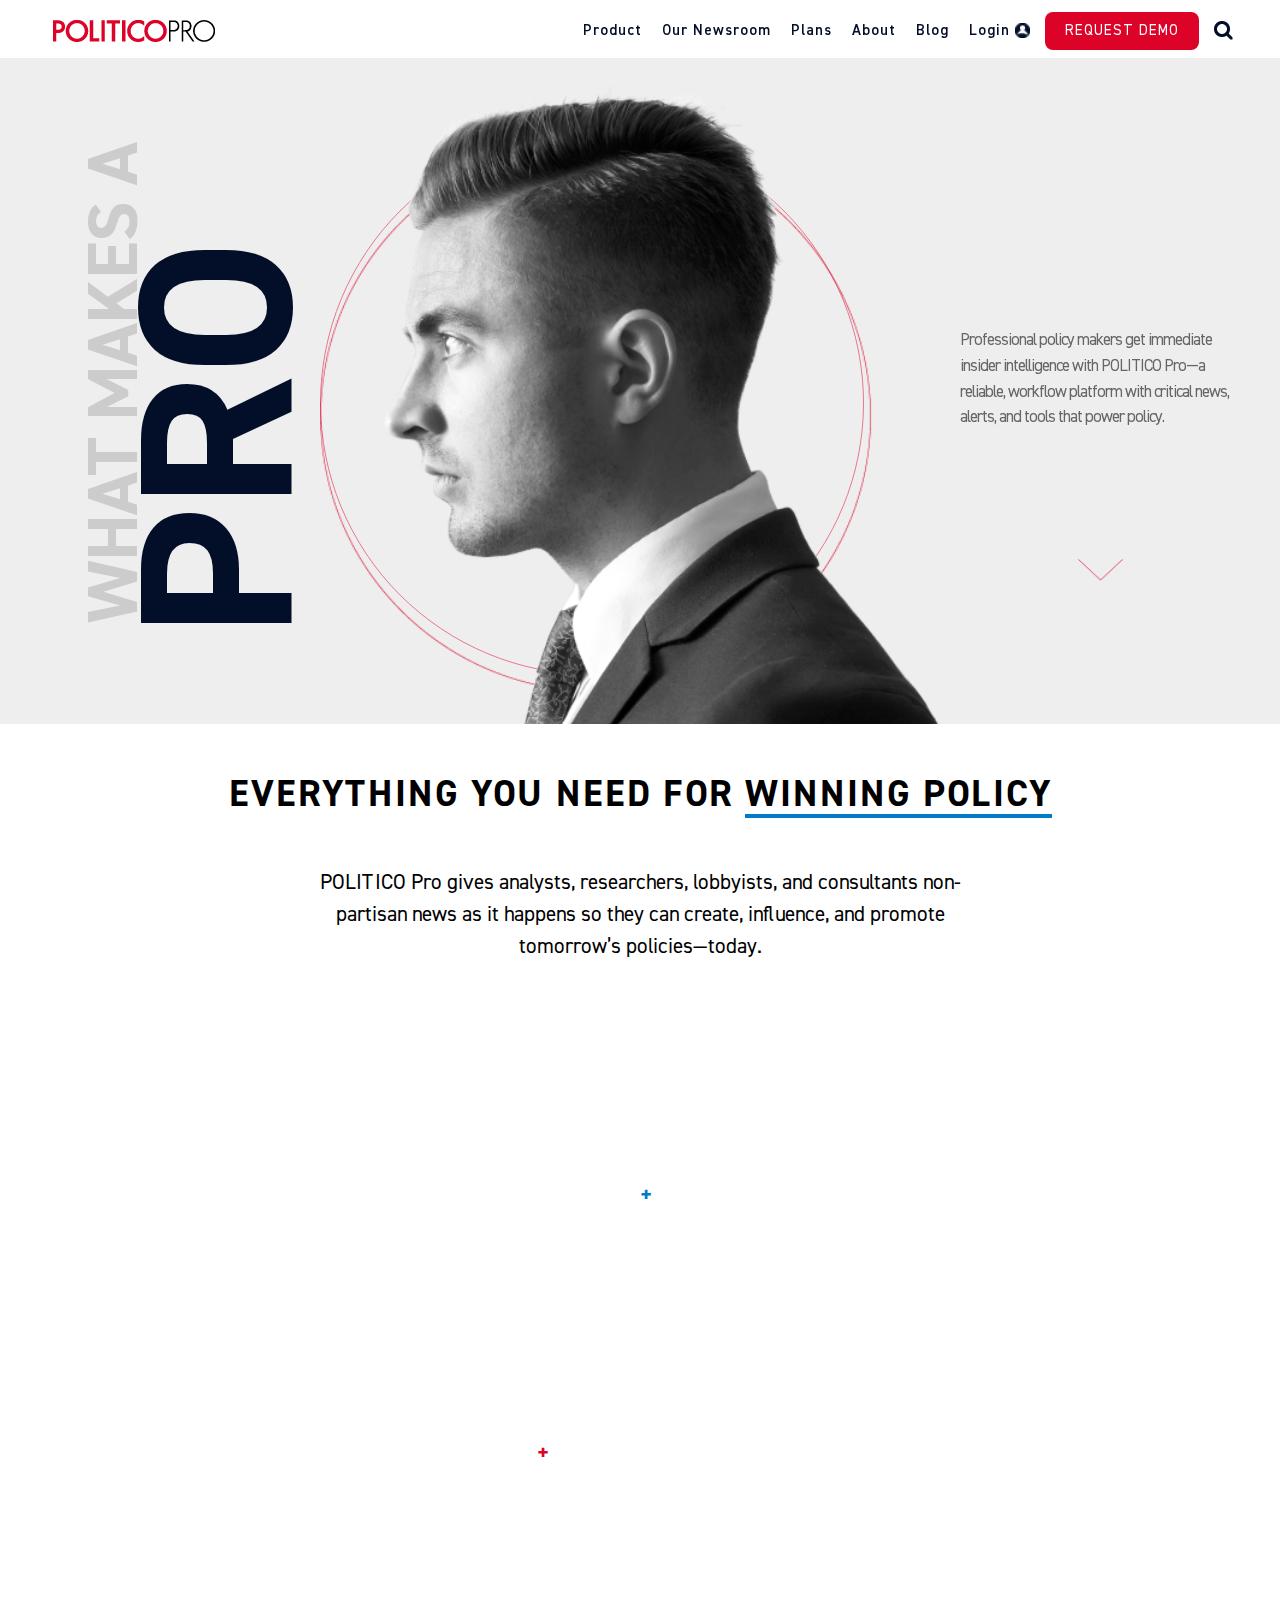
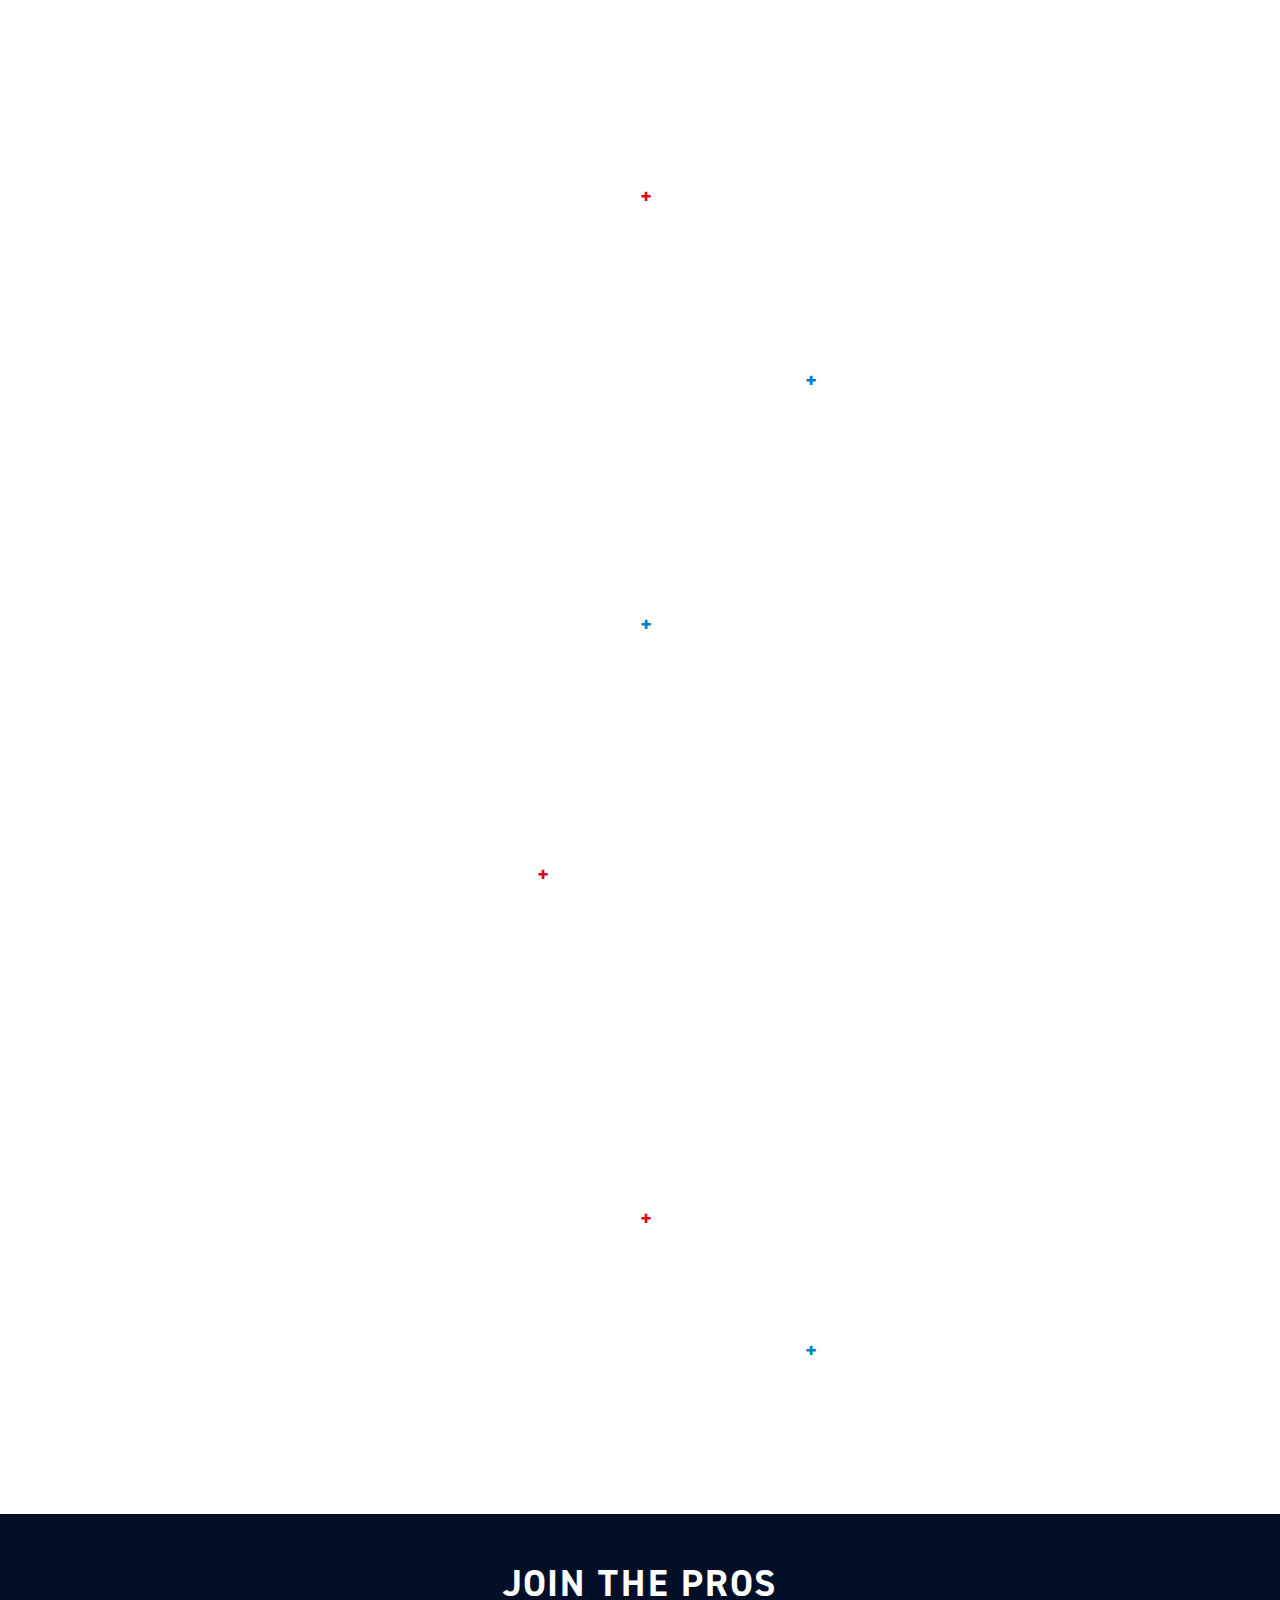
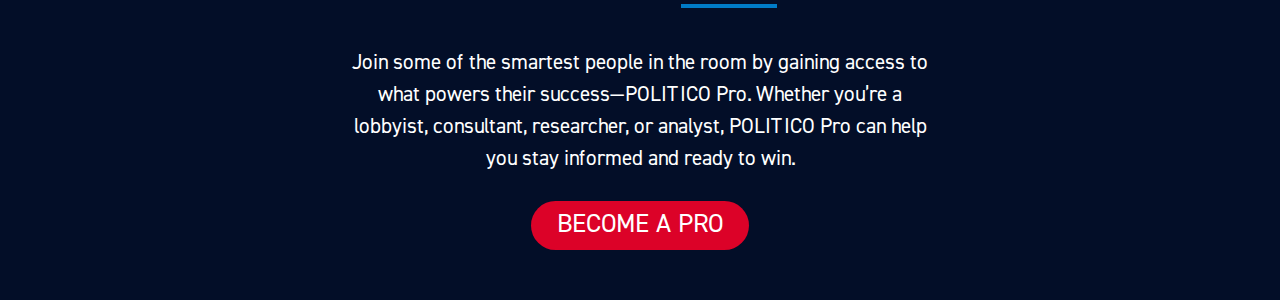
<file: r3_v1.html>
<!DOCTYPE html>
<html lang="en">
  <head>
    <meta charset="utf-8" />
    <title>Politico Pro</title>
    <!-- <link rel="icon" href="assets/logos/favicon.png" type="image/png" sizes="16x16"> -->
    <meta name="viewport" content="width=device-width, initial-scale=1" />
    <meta name="description" content="Politico Pro" />
    <meta name="keywords" content="Politico, Politico Pro" />
    <link href="assets/css/bootstrap.min.css" rel="stylesheet" type="text/css" media="all" />
    <link href="https://fonts.googleapis.com/css?family=Roboto:100,300,400,500" rel="stylesheet" />
    <link href="https://fonts.googleapis.com/css?family=Poppins:400,300,500,700,600" rel="stylesheet" type="text/css" />
    <link rel="stylesheet" href="assets/css/animate.css" />
    <!-- Resource style -->
    <link rel="stylesheet" href="assets/css/animsition.min.css" />
    <!-- Resource style -->
    <link href="assets/css/style.css" rel="stylesheet" type="text/css" media="all" />
  </head>
  <body>
    <div>
      <div class="container">
        <nav class="navbar navbar-default navbar-fixed-top" role="navigation">
          <div class="navbar-container">
            <!-- Brand and toggle get grouped for better mobile display -->
            <div class="navbar-header page-scroll">
              <button type="button" class="navbar-toggle" data-toggle="collapse" data-target="#bs-example-navbar-collapse-1" aria-expanded="false">
                <span class="sr-only">Toggle navigation</span>
                <span class="icon-bar"></span>
                <span class="icon-bar"></span>
                <span class="icon-bar"></span>
              </button>
              <a class="responsive-hidden find-button" href="#"><img src="assets/img/find.png" width="19" height="19" alt="find" /></a>
              <a class="btn btn-primary responsive-hidden" href="#">Request Demo</a>
              <a class="navbar-brand page-scroll" href="#hero"><img src="assets/img/logo.png" width="162" height="22" alt="Mu" /></a>
            </div>
            <!-- Collect the nav links, forms, and other content for toggling -->
            <div class="collapse navbar-collapse navbar-right" id="bs-example-navbar-collapse-1">
              <ul class="nav navbar-nav">
                <li><a class="page-scroll" href="#">Product</a></li>
                <li><a class="page-scroll" href="#">Our Newsroom</a></li>
                <li><a class="page-scroll" href="#">Plans</a></li>
                <li><a class="page-scroll" href="#">About</a></li>
                <li><a class="page-scroll" href="#">Blog</a></li>
                <li>
                  <a href="#">Login<img src="assets/img/default-avatar.png" class="avatar" width="15" height="15" alt="avatar" /></a>
                </li>
                <li><a class="btn btn-primary responsive-hidden" href="#">Request Demo</a></li>
                <li>
                  <a class="responsive-hidden" href="#"><img src="assets/img/find.png" width="19" height="19" alt="find" /></a>
                </li>
              </ul>
            </div>
          </div>
        </nav>
        <!-- /.navbar-collapse -->
      </div>
      <!-- /.container-fluid -->

      <div class="main" id="main">
        <!-- Main Section-->
        <div class="hero-section app-hero" id="hero">
          <div class="hero-header">
            <div class="hero-what-makes">
              <h2>What makes a</h2>
            </div>
            <div class="hero-pro">
              <h1>Pro</h1>
            </div>
          </div>
          <div class="hero-img"><div class="size-builder"></div></div>
          <div class="hero-img hero-parallax" id="a-parallax">
            <div class="size-builder"></div>
            <div class="layer circle-container" data-depth="0.2">
              <div class="dummy"></div>
              <div class="circle"></div>
            </div>
            <img class="layer" src="./assets/img/hero-img.png" data-depth="0.5"/>
          </div>
          <div class="hero-description">
            <p>Professional policy makers get immediate insider intelligence with POLITICO Pro—a reliable, workflow platform with critical news, alerts, and tools that power policy.</p>
            <a class="arrow-down page-scroll" href="#features"><img src="./assets/img/arrow_down.png" width="45" height="22.5"/></a>
          </div>
        </div>

        <div class="services-section text-center" id="services">
          <!-- Services section (small) with icons -->
          <div class="row">
            <div class="col-sm-12">
              <h3 class="wow fadeInUp" data-wow-delay="0s">EVERYTHING YOU NEED FOR <span class="blue-underline">WINNING POLICY</span></h3>
            </div>
          </div>
          <div class="row">
            <div class="col-sm-8 col-sm-offset-2">
              <p>POLITICO Pro gives analysts, researchers, lobbyists, and consultants non-partisan news as it happens so they can create, influence, and promote tomorrow’s policies—today.</p>
            </div>
          </div>
        </div>

        <div class="flex-features" id="features">
          <div class="flex-split" id="features1">
            <!-- Feature section with flex layout -->
            <div class="f-left wow fadeInUp" data-wow-delay="0s">
              <div class="left-content">
                <img src="assets/img/human1.png" alt="" />
              </div>
              <div class="middle-content">
                <div class="row">
                  <div class="profile-title">policy maker profile</div>
                </div>
                <div class="row">
                  <p class="profile-label">_Analyst</p>
                  <div class="profile-content">Julia Ojeda</div>
                </div>
                <div class="row">
                  <p class="profile-label">_Industry</p>
                  <div class="profile-content">Healthcare</div>
                </div>
                <div class="row">
                  <p class="profile-label">_Focus</p>
                  <div class="profile-content">Consumer Products</div>
                </div>
              </div>
            </div>
            <div class="f-right wow fadeInUp" data-wow-delay="0.2s">
              <div class="right-content">
                <h3>Become a Beltway <span class="red-underline">Brainiac</span>.</h3>
                <p>
                  Juila and top analysts like her can craft winning policies for their companies thanks to POLITICO Pro. The customizable portal delivers breaking news and easy-to-use tools for cross-referencing related bills to help give an analyst everything they need to dive deep—while still
                  seeing the big picture.
                </p>
                <p>Analysts and other professionals receive relevant, real-time insights into legislation thanks to POLITICO Pro. It’s easy to become a beltway insider just like Julia with Pro.</p>
              </div>
            </div>
          </div>
          <div class="flex-split right-align" id="features2">
            <!-- Feature section with flex layout -->
            <div class="f-right wow fadeInUp" data-wow-delay="0.2s">
              <div class="right-content">
                <h3>Coach inside <span class="red-underline">beltway</span> Ball.</h3>
                <p>POLITICO Pro provides Marshal and other top consultants with news on legislation, regulations, and policies so they can advise confidently and accurately.</p>
                <p>
                  With news customized to their areas of interest, consultants gain a non-partisan view of what matters to them and their clients. Augmented by tools for research and a complete directory of legislators, staff, and committee members, it brings a near-clairvoyant view that consultants
                  can trust and use to be the first to know, and the first to guide their clients to a winning policy.
                </p>
              </div>
            </div>
            <div class="f-left wow fadeInUp" data-wow-delay="0s">
              <div class="middle-content">
                <div class="row">
                  <div class="profile-title">policy maker profile</div>
                </div>
                <div class="row">
                  <p class="profile-label">_Consultant</p>
                  <div class="profile-content">Marshal Rippner</div>
                </div>
                <div class="row">
                  <p class="profile-label">_Industry</p>
                  <div class="profile-content">Technology</div>
                </div>
                <div class="row">
                  <p class="profile-label">_Focus</p>
                  <div class="profile-content">Machine Learning</div>
                </div>
              </div>
              <div class="left-content">
                <img src="assets/img/human4.png" alt="" />
              </div>
            </div>
          </div>
          <div class="flex-split" id="features3">
            <!-- Feature section with flex layout -->
            <div class="f-left wow fadeInUp" data-wow-delay="0s">
              <div class="left-content">
                <img src="assets/img/human2.png" alt="" />
              </div>
              <div class="middle-content">
                <div class="row">
                  <div class="profile-title">policy maker profile</div>
                </div>
                <div class="row">
                  <p class="profile-label">_Lobbyist</p>
                  <div class="profile-content">Christopher Frank</div>
                </div>
                <div class="row">
                  <p class="profile-label">_Industry</p>
                  <div class="profile-content">Finance</div>
                </div>
                <div class="row">
                  <p class="profile-label">_Focus</p>
                  <div class="profile-content">Real Estate Loans</div>
                </div>
              </div>
            </div>

            <div class="f-right wow fadeInUp" data-wow-delay="0.2s">
              <div class="right-content">
                <h3>Push policy with <span class="red-underline">punch</span>.</h3>
                <p>
                  POLITICO Pro is a powerful platform that lobbyists like Christopher use to gain access to deep insights into developing regulations and the legislators behind them. Lobbyists and their firms can stay informed with news tailored to their industry so they can effectively influence
                  and manage regulation in real time.
                </p>
                <p>POLITICO Pro makes it easy for lobbyists to always stay ahead of the curve.</p>
              </div>
            </div>
          </div>
          <div class="flex-split right-align" id="features4">
            <!-- Feature section with flex layout -->
            <div class="f-right wow fadeInUp" data-wow-delay="0.2s">
              <div class="right-content">
                <h3>Get K Street <span class="red-underline">Smarts</span>.</h3>
                <p>Researchers just like Sheri gain an edge with POLITICO Pro. Robust research tools can compare similar bills, regulation, and more—providing policy pros with access to K street information that covers the entire spectrum of legislation and news.</p>
                <p>A customized workflow helps bring relevant information to Sheri only when it’s needed, so research can quickly and accurately inform successful policy</p>
              </div>
            </div>
            <div class="f-left wow fadeInUp" data-wow-delay="0s">
              <div class="middle-content">
                <div class="row">
                  <div class="profile-title">policy maker profile</div>
                </div>
                <div class="row">
                  <p class="profile-label">_Researcher</p>
                  <div class="profile-content">Sheri Fong</div>
                </div>
                <div class="row">
                  <p class="profile-label">_Industry</p>
                  <div class="profile-content">Legal</div>
                </div>
                <div class="row">
                  <p class="profile-label">_Focus</p>
                  <div class="profile-content">Government Affairs</div>
                </div>
              </div>
              <div class="left-content">
                <img src="assets/img/human3.png" alt="" />
              </div>
            </div>
          </div>
        </div>

        <!-- Scroll To Top -->
        <!-- Scroll To Top Ends-->
      </div>
      <!-- Footer Section -->
      <div class="footer" id="footer">
        <div class="footer-container">
          <h3>Join the <span class="blue-underline">pros</span></h3>
          <p>Join some of the smartest people in the room by gaining access to what powers their success—POLITICO Pro. Whether you’re a lobbyist, consultant, researcher, or analyst, POLITICO Pro can help you stay informed and ready to win.</p>
          <a class="btn btn-rounded btn-primary">Become a pro</a>
        </div>
      </div>
      <!-- Main Section -->
    </div>
    <!-- Wrapper-->

    <!-- Jquery and Js Plugins -->
    <script type="text/javascript" src="assets/js/jquery-2.1.1.js"></script>
    <script type="text/javascript" src="assets/js/bootstrap.min.js"></script>
    <script type="text/javascript" src="assets/js/parallax.min.js"></script>
    <script type="text/javascript" src="assets/js/plugins.js"></script>
    <script type="text/javascript" src="assets/js/menu.js"></script>
    <script type="text/javascript" src="assets/js/custom.js"></script>
  </body>
</html>
</file>
<file: assets/css/style.css>
/* This stylesheet generated by Transfonter (https://transfonter.org) on December 7, 2017 3:38 PM */
@font-face {
  font-family: 'DIN 2014';
  src: url("../fonts/din-2014/DIN2014-LightItalic.eot");
  src: local("DIN 2014 Light Italic"), local("DIN2014-LightItalic"), url("../fonts/din-2014/DIN2014-LightItalic.eot?#iefix") format("embedded-opentype"), url("../fonts/din-2014/DIN2014-LightItalic.woff") format("woff"), url("../fonts/din-2014/DIN2014-LightItalic.ttf") format("truetype");
  font-weight: 300;
  font-style: italic;
}

@font-face {
  font-family: 'DIN 2014';
  src: url("../fonts/din-2014/DIN2014-Light.eot");
  src: local("DIN 2014 Light"), local("DIN2014-Light"), url("../fonts/din-2014/DIN2014-Light.eot?#iefix") format("embedded-opentype"), url("../fonts/din-2014/DIN2014-Light.woff") format("woff"), url("../fonts/din-2014/DIN2014-Light.ttf") format("truetype");
  font-weight: 300;
  font-style: normal;
}

@font-face {
  font-family: 'DIN 2014';
  src: url("../fonts/din-2014/DIN2014-ExtraBoldItalic.eot");
  src: local("DIN 2014 ExtraBold Italic"), local("DIN2014-ExtraBoldItalic"), url("../fonts/din-2014/DIN2014-ExtraBoldItalic.eot?#iefix") format("embedded-opentype"), url("../fonts/din-2014/DIN2014-ExtraBoldItalic.woff") format("woff"), url("../fonts/din-2014/DIN2014-ExtraBoldItalic.ttf") format("truetype");
  font-weight: 800;
  font-style: italic;
}

@font-face {
  font-family: 'DIN 2014';
  src: url("../fonts/din-2014/DIN2014-ExtraLight.eot");
  src: local("DIN 2014 ExtraLight"), local("DIN2014-ExtraLight"), url("../fonts/din-2014/DIN2014-ExtraLight.eot?#iefix") format("embedded-opentype"), url("../fonts/din-2014/DIN2014-ExtraLight.woff") format("woff"), url("../fonts/din-2014/DIN2014-ExtraLight.ttf") format("truetype");
  font-weight: 200;
  font-style: normal;
}

@font-face {
  font-family: 'DIN 2014';
  src: url("../fonts/din-2014/DIN2014-ExtraBold.eot");
  src: local("DIN 2014 ExtraBold"), local("DIN2014-ExtraBold"), url("../fonts/din-2014/DIN2014-ExtraBold.eot?#iefix") format("embedded-opentype"), url("../fonts/din-2014/DIN2014-ExtraBold.woff") format("woff"), url("../fonts/din-2014/DIN2014-ExtraBold.ttf") format("truetype");
  font-weight: 800;
  font-style: normal;
}

@font-face {
  font-family: 'DIN 2014';
  src: url("../fonts/din-2014/DIN2014-ExtraLightItalic.eot");
  src: local("DIN 2014 ExtraLight Italic"), local("DIN2014-ExtraLightItalic"), url("../fonts/din-2014/DIN2014-ExtraLightItalic.eot?#iefix") format("embedded-opentype"), url("../fonts/din-2014/DIN2014-ExtraLightItalic.woff") format("woff"), url("../fonts/din-2014/DIN2014-ExtraLightItalic.ttf") format("truetype");
  font-weight: 200;
  font-style: italic;
}

@font-face {
  font-family: 'DIN 2014';
  src: url("../fonts/din-2014/DIN2014-Regular.eot");
  src: local("DIN 2014 Regular"), local("DIN2014-Regular"), url("../fonts/din-2014/DIN2014-Regular.eot?#iefix") format("embedded-opentype"), url("../fonts/din-2014/DIN2014-Regular.woff") format("woff"), url("../fonts/din-2014/DIN2014-Regular.ttf") format("truetype");
  font-weight: normal;
  font-style: normal;
}

@font-face {
  font-family: 'DIN 2014';
  src: url("../fonts/din-2014/DIN2014-Italic.eot");
  src: local("DIN 2014 Italic"), local("DIN2014-Italic"), url("../fonts/din-2014/DIN2014-Italic.eot?#iefix") format("embedded-opentype"), url("../fonts/din-2014/DIN2014-Italic.woff") format("woff"), url("../fonts/din-2014/DIN2014-Italic.ttf") format("truetype");
  font-weight: normal;
  font-style: italic;
}

@font-face {
  font-family: 'DIN 2014';
  src: url("../fonts/din-2014/DIN2014-Bold.eot");
  src: local("DIN 2014 Bold"), local("DIN2014-Bold"), url("../fonts/din-2014/DIN2014-Bold.eot?#iefix") format("embedded-opentype"), url("../fonts/din-2014/DIN2014-Bold.woff") format("woff"), url("../fonts/din-2014/DIN2014-Bold.ttf") format("truetype");
  font-weight: bold;
  font-style: normal;
}

@font-face {
  font-family: 'DIN 2014';
  src: url("../fonts/din-2014/DIN2014-BoldItalic.eot");
  src: local("DIN 2014 Bold Italic"), local("DIN2014-BoldItalic"), url("../fonts/din-2014/DIN2014-BoldItalic.eot?#iefix") format("embedded-opentype"), url("../fonts/din-2014/DIN2014-BoldItalic.woff") format("woff"), url("../fonts/din-2014/DIN2014-BoldItalic.ttf") format("truetype");
  font-weight: bold;
  font-style: italic;
}

@font-face {
  font-family: 'DIN 2014';
  src: url("../fonts/din-2014/DIN2014-DemiBoldItalic.eot");
  src: local("DIN 2014 DemiBold Italic"), local("DIN2014-DemiBoldItalic"), url("../fonts/din-2014/DIN2014-DemiBoldItalic.eot?#iefix") format("embedded-opentype"), url("../fonts/din-2014/DIN2014-DemiBoldItalic.woff") format("woff"), url("../fonts/din-2014/DIN2014-DemiBoldItalic.ttf") format("truetype");
  font-weight: 600;
  font-style: italic;
}

@font-face {
  font-family: 'DIN 2014';
  src: url("../fonts/din-2014/DIN2014-DemiBold.eot");
  src: local("DIN 2014 DemiBold"), local("DIN2014-DemiBold"), url("../fonts/din-2014/DIN2014-DemiBold.eot?#iefix") format("embedded-opentype"), url("../fonts/din-2014/DIN2014-DemiBold.woff") format("woff"), url("../fonts/din-2014/DIN2014-DemiBold.ttf") format("truetype");
  font-weight: 600;
  font-style: normal;
}

html,
body,
div,
span,
applet,
object,
iframe,
h1,
h2,
h3,
h4,
h5,
h6,
p,
blockquote,
pre,
a,
abbr,
acronym,
address,
big,
cite,
code,
del,
dfn,
em,
img,
ins,
kbd,
q,
s,
samp,
small,
strike,
strong,
sub,
sup,
tt,
var,
b,
u,
i,
center,
dl,
dt,
dd,
ol,
ul,
li,
fieldset,
form,
label,
legend,
table,
caption,
tbody,
tfoot,
thead,
tr,
th,
td,
article,
aside,
canvas,
details,
embed,
figure,
figcaption,
footer,
header,
hgroup,
menu,
nav,
output,
ruby,
section,
summary,
time,
mark,
audio,
video {
  margin: 0;
  padding: 0;
  border: 0;
  font-size: 100%;
  font: inherit;
  vertical-align: baseline;
  font-family: 'DIN 2014';
}

/* HTML5 display-role reset for older browsers */
article,
aside,
details,
figcaption,
figure,
footer,
header,
hgroup,
menu,
nav,
section {
  display: block;
}

html {
  margin: 0;
  padding: 0;
  border: 0;
  font-size: 100%;
  font: inherit;
  vertical-align: baseline;
  font-family: 'DIN 2014';
}

html * {
  text-rendering: optimizeLegibility !important;
  -webkit-font-smoothing: antialiased;
  -moz-osx-font-smoothing: grayscale;
}

body {
  margin: 0;
  padding: 0;
  border: 0;
  font-size: 100%;
  font: inherit;
  vertical-align: baseline;
  font-family: 'DIN 2014';
  line-height: 1;
  color: #000000;
  -webkit-font-smoothing: antialiased;
  -moz-osx-font-smoothing: grayscale;
}

h1 {
  margin: 0;
  padding: 0;
  border: 0;
  font-size: 100%;
  font: inherit;
  vertical-align: baseline;
  font-family: 'DIN 2014';
  font-family: 'DIN 2014';
  font-size: 200px;
  line-height: 200px;
  font-weight: bold;
  text-transform: uppercase;
}

h2 {
  margin: 0;
  padding: 0;
  border: 0;
  font-size: 100%;
  font: inherit;
  vertical-align: baseline;
  font-family: 'DIN 2014';
  font-family: 'DIN 2014';
  font-size: 64px;
  line-height: 64px;
  letter-spacing: -1px;
  font-weight: bold;
  text-transform: uppercase;
}

h3 {
  margin: 0;
  padding: 0;
  border: 0;
  font-size: 100%;
  font: inherit;
  vertical-align: baseline;
  font-family: 'DIN 2014';
  font-family: 'DIN 2014';
  font-size: 37px;
  line-height: 44px;
  letter-spacing: 2px;
  font-weight: bold;
  text-transform: uppercase;
}

h4 {
  margin: 0;
  padding: 0;
  border: 0;
  font-size: 100%;
  font: inherit;
  vertical-align: baseline;
  font-family: 'DIN 2014';
  font-family: 'DIN 2014';
  font-size: 21px;
  line-height: 32px;
  font-weight: 300;
}

h5 {
  margin: 0;
  padding: 0;
  border: 0;
  font-size: 100%;
  font: inherit;
  vertical-align: baseline;
  font-family: 'DIN 2014';
}

h6 {
  margin: 0;
  padding: 0;
  border: 0;
  font-size: 100%;
  font: inherit;
  vertical-align: baseline;
  font-family: 'DIN 2014';
}

p {
  margin: 0;
  padding: 0;
  border: 0;
  font-size: 100%;
  font: inherit;
  vertical-align: baseline;
  font-family: 'DIN 2014';
  font-family: 'DIN 2014';
  font-size: 16px;
  line-height: 26px;
  font-weight: normal;
}

blockquote {
  margin: 0;
  padding: 0;
  border: 0;
  font-size: 100%;
  font: inherit;
  vertical-align: baseline;
  font-family: 'DIN 2014';
  quotes: none;
}

blockquote:before {
  content: '';
  content: none;
}

blockquote:after {
  content: '';
  content: none;
}

q {
  margin: 0;
  padding: 0;
  border: 0;
  font-size: 100%;
  font: inherit;
  vertical-align: baseline;
  font-family: 'DIN 2014';
  quotes: none;
}

q:before {
  content: '';
  content: none;
}

q:after {
  content: '';
  content: none;
}

label {
  margin: 0;
  padding: 0;
  border: 0;
  font-size: 100%;
  font: inherit;
  vertical-align: baseline;
  font-family: 'DIN 2014';
  display: block;
  font-family: 'DIN 2014';
  font-size: 14px;
  font-weight: 500;
  color: #333333;
  text-align: left;
}

.submit {
  font-family: 'DIN 2014';
  font-size: 24px;
  line-height: 28px;
  font-weight: bold;
}

.policy-maker-label {
  font-size: 14px;
  line-height: 26px;
  letter-spacing: 2px;
  font-weight: bold;
  text-transform: uppercase;
  text-align: right;
}

.detail-label {
  font-size: 14px;
  line-height: 26px;
  font-weight: 300;
  text-transform: uppercase;
  text-align: left;
}

.detail-text {
  font-size: 26px;
  line-height: 26px;
  font-weight: normal;
  text-transform: uppercase;
  text-align: right;
}

* {
  -webkit-box-sizing: border-box;
  box-sizing: border-box;
}

*:after {
  -webkit-box-sizing: border-box;
  box-sizing: border-box;
}

*:before {
  -webkit-box-sizing: border-box;
  box-sizing: border-box;
}

::-moz-selection {
  color: #dc0228;
  background: #ffffff;
}

::selection {
  color: #dc0228;
  background: #ffffff;
}

.nopadding {
  padding: 0;
}

.custom-padding {
  padding-left: 10px;
  padding-right: 10px;
}

.no-margin {
  margin-right: 0;
  margin-left: 0;
}

.sup-title {
  display: inline-block;
  font-size: 1em;
  padding: 4px;
  text-transform: uppercase;
  font-weight: bold;
  color: #ffffff;
  background: #000000;
  margin: 0 0 20px 0;
}

.spacer {
  width: 100%;
  height: 50px;
  width: 100%;
  height: 50px;
}

#loading {
  width: 100%;
  height: 100%;
  top: 0px;
  left: 0px;
  position: fixed;
  opacity: 1;
  background-color: #f2f2f2;
  z-index: 9999;
  text-align: center;
}

#loading-image {
  display: inline;
  top: 40%;
  position: relative;
  z-index: 9999;
}

.btn {
  padding: 9px 20px;
  font-weight: normal;
  font-size: 14px;
  line-height: 16.8px;
  border-radius: 8px;
  text-transform: uppercase;
  border: unset;
  -webkit-transition: color, background-color 0.5s;
  transition: color, background-color 0.5s;
}

.btn.btn-rounded {
  border-radius: 50px;
  font-size: 26px;
  line-height: 31px;
  padding: 9px 26px;
}

.btn.btn-primary {
  background: #dc0228;
  color: white;
}

.btn.btn-primary:hover {
  background: white !important;
  color: #dc0228 !important;
}

.navbar {
  font-size: 14px;
  font-family: 'DIN 2014';
  font-weight: 500;
  padding-top: 6px;
  letter-spacing: 1px;
  height: 58px;
  margin-bottom: 0;
  -webkit-transition: all 0.6s;
  transition: all 0.6s;
}

.navbar > .navbar-container {
  max-width: 1195px;
  padding-left: 10px;
  padding-right: 10px;
}

.navbar-default {
  border-color: transparent;
  background-color: transparent;
}

.navbar-default .navbar-toggle {
  border-radius: 0px;
  border-color: transparent;
}

.navbar-default .navbar-toggle:hover {
  background-color: transparent;
}

.navbar-default .navbar-toggle:focus {
  background-color: transparent;
}

.navbar-default .navbar-toggle .icon-bar {
  background-color: #111111;
}

.navbar-default .navbar-brand {
  padding: 14px 0;
  -webkit-transition: 200ms;
  transition: 200ms;
}

.navbar-default .navbar-brand .navbar-toggle .collapsed {
  padding: 4px 6px;
  font-size: 16px;
  color: #111111;
}

.navbar-default .navbar-brand:hover {
  -webkit-transition: 1s;
  transition: 1s;
}

.navbar-default .navbar-nav > li > a {
  color: #030e28;
  font-weight: 600;
  font-size: 15px;
  padding-left: 10px;
  padding-right: 10px;
}

.navbar-default .navbar-nav > li > a:hover {
  color: #000000;
}

.navbar-default .navbar-nav > li > a.btn-primary {
  color: white;
  border: unset;
  font-weight: normal;
  padding: 9px 20px;
  margin-right: 5px;
  margin-left: 5px;
  margin-top: 6px;
}

.navbar-default .navbar-nav > li > a.btn-primary:focus {
  background: #dc0228;
  color: white;
}

.navbar-default .navbar-nav > li .avatar {
  vertical-align: middle;
  margin-left: 5px;
  margin-bottom: 2px;
}

.navbar-default .navbar-nav > .active > a {
  background: transparent;
  color: #ffffff;
}

.navbar-default .navbar-nav > .active > a:hover {
  background: transparent;
  color: #ffffff;
}

.navbar-default .navbar-nav .open .dropdown-toggle {
  color: #111111;
}

.navbar-default .navbar-collapse {
  border-color: transparent;
  background-color: transparent;
}

.navbar-default .nav-white > li > a {
  color: #ffffff;
}

.navbar-default .nav-white > li > a:hover {
  color: #999999;
}

.navbar-header .find-button {
  padding: 9px 10px;
  margin-top: 8px;
  margin-bottom: 8px;
}

.navbar-header .responsive-hidden {
  display: none;
  float: right;
  margin-top: 8px;
}

#main {
  height: 100%;
  margin-top: 58px;
}

#main > * {
  max-width: 1080px;
  margin: 0 auto;
}

#main > .hero-section {
  position: relative;
  max-width: unset;
  background-color: #eeeeee;
  width: 100%;
  display: -webkit-box;
  display: -ms-flexbox;
  display: flex;
  -webkit-box-orient: horizontal;
  -webkit-box-direction: normal;
      -ms-flex-direction: row;
          flex-direction: row;
  -ms-flex-pack: distribute;
      justify-content: space-around;
  -webkit-box-align: center;
      -ms-flex-align: center;
          align-items: center;
  margin: 0;
}

.blue-underline {
  border-bottom: 4px solid #007bc7;
}

.red-underline {
  border-bottom: 4px solid #dc0228;
}

.hero-section .hero-header {
  display: -webkit-inline-box;
  display: -ms-inline-flexbox;
  display: inline-flex;
  width: 25%;
  -webkit-box-pack: end;
      -ms-flex-pack: end;
          justify-content: end;
}

.hero-section .hero-pro {
  -webkit-writing-mode: tb-rl;
      -ms-writing-mode: tb-rl;
          writing-mode: tb-rl;
  -webkit-transform: rotate(-180deg);
          transform: rotate(-180deg);
  color: #030e28;
  margin-left: -35px;
  z-index: 2;
}

.hero-section .hero-what-makes {
  -webkit-writing-mode: tb-rl;
      -ms-writing-mode: tb-rl;
          writing-mode: tb-rl;
  -webkit-transform: rotate(-180deg);
          transform: rotate(-180deg);
  color: #cccccc;
  white-space: nowrap;
  z-index: 2;
}

.hero-section .hero-img {
  width: 50%;
  position: relative;
  overflow: hidden;
}

.hero-section .hero-img.hero-parallax {
  position: absolute;
  width: 100%;
  top: 0 !important;
  left: 0 !important;
}

.hero-section .hero-img.hero-parallax .size-builder {
  margin-bottom: 52%;
}

.hero-section .hero-img .size-builder {
  width: 100%;
  display: block;
  margin-bottom: 104%;
}

.hero-section .hero-img img {
  width: 50%;
  position: absolute;
  bottom: 0 !important;
  left: 25% !important;
  z-index: 3;
}

.hero-section .hero-img .circle-container {
  display: inline-block;
  width: 42.5%;
  position: absolute;
  top: 11% !important;
  left: 25% !important;
  z-index: 1;
}

.hero-section .hero-img .circle-container .dummy {
  margin-top: 100%;
}

.hero-section .hero-img .circle-container .circle {
  position: absolute;
  top: 0;
  bottom: 0;
  left: 0;
  right: 0;
  border-radius: 50%;
  opacity: 0.5;
  border: 1px solid #dc0228;
}

.hero-section .hero-description {
  width: 25%;
  padding-right: 40px;
  color: #666666;
  position: relative;
  z-index: 4;
}

.hero-section .hero-description .arrow-down {
  width: 45px;
  height: 22.5px;
  margin: 10vw auto -10vw auto;
  display: block;
  text-align: center;
}

@media only screen and (max-width: 992px) and (min-width: 768px) {
  .hero-section .hero-description .arrow-down {
    margin-top: 5vw;
  }
}

.hero-content {
  width: 100%;
  padding: 200px 0 100px 0;
  overflow: hidden;
}

.hero-content h1 {
  font-family: 'DIN 2014';
  font-size: 34px;
  color: #111111;
  font-weight: 600;
  line-height: 1.3;
  letter-spacing: -1px;
  margin-bottom: 20px;
}

.hero-content p {
  font-family: 'DIN 2014';
  font-size: 14px;
  color: #111111;
  font-weight: 300;
  line-height: 1.3;
  letter-spacing: 1px;
  margin-bottom: 30px;
}

.hero-content .btn-action:hover {
  background: transparent;
  outline: none;
  color: #5924ec;
  border-color: #5924ec;
}

.hero-content .btn-action:focus {
  background: transparent;
  outline: none;
  color: #5924ec;
  border-color: #5924ec;
}

.hero-content .btn-action:active {
  background: transparent;
  outline: none;
  color: #5924ec;
  border-color: #5924ec;
}

.hero-content .btn-action:active:focus {
  background: transparent;
  outline: none;
  color: #5924ec;
  border-color: #5924ec;
}

.btn-action {
  font-family: 'DIN 2014';
  background-color: #5924ec;
  border: 2px solid #5924ec;
  border-radius: 0;
  color: #ffffff;
  font-size: 12px;
  font-weight: 400;
  height: 38px;
  letter-spacing: 2px;
  line-height: 3;
  padding: 0 21px;
  text-transform: uppercase;
  outline: none;
  -webkit-transition: 200ms;
  transition: 200ms;
}

.btn-action:hover {
  background: transparent;
  outline: none;
  color: #5924ec;
  border-color: #5924ec;
}

.btn-action:focus {
  background: transparent;
  outline: none;
  color: #5924ec;
  border-color: #5924ec;
}

.btn-action:active {
  background: transparent;
  outline: none;
  color: #5924ec;
  border-color: #5924ec;
}

.btn-action:active:focus {
  background: transparent;
  outline: none;
  color: #5924ec;
  border-color: #5924ec;
}

.txt-white h1 {
  color: #ffffff;
}

.txt-white p {
  color: #ffffff;
}

.app-hero {
  background: #f3f3f3;
}

.app-hero-content {
  overflow: hidden;
  padding: 150px 0 0 0;
}

.app-hero-content h1 {
  color: #111111;
}

.app-hero-content p {
  color: #111111;
}

.app-hero-content img {
  margin-top: 50px;
}

.app-sub {
  background: -webkit-gradient(linear, left top, left bottom, from(rgba(255, 255, 255, 0.6)), to(rgba(255, 255, 200, 0.1))), url(../images/feature_bg.jpg) no-repeat center center;
  background: linear-gradient(to bottom, rgba(255, 255, 255, 0.6), rgba(255, 255, 200, 0.1)), url(../images/feature_bg.jpg) no-repeat center center;
  background-size: cover;
}

.app-sub-inner {
  width: 100%;
  height: 100%;
  padding: 100px 0 100px 0;
  overflow: hidden;
}

.app-sub-content {
  padding: 100px 0 0 0;
}

.app-sub-content h1 {
  font-family: 'DIN 2014';
  font-size: 42px;
  font-weight: 700;
  color: #111111;
  line-height: 1.2;
  margin-bottom: 30px;
}

.app-sub-content p {
  font-family: 'DIN 2014';
  font-size: 16px;
  font-weight: 100;
  color: #111;
  line-height: 1.4;
  margin-bottom: 30px;
}

.app-sub-content .subscribe-form {
  text-align: left;
}

.services-section {
  background: #ffffff;
  padding-top: 50px;
  padding-bottom: 50px;
}

.services-section p {
  font-size: 21px;
  font-weight: 400;
  line-height: 32px;
  margin-top: 50px;
}

.services-section .row {
  margin: 0;
}

.services {
  overflow: hidden;
  padding-top: 50px;
  padding-bottom: 50px;
}

.services .services-icon {
  position: relative;
  width: 80px;
  height: 80px;
  border-radius: 50%;
  border: 2px solid;
  border-color: transparent;
  background: #f6f6f6;
  margin: 0 auto;
  -webkit-transition: 0.5s;
  transition: 0.5s;
}

.services .services-icon img {
  position: absolute;
  top: 10%;
  left: 11%;
  font-size: 42px;
}

.services .services-description {
  margin-bottom: 50px;
}

.services .services-description h1 {
  font-family: 'DIN 2014';
  font-size: 18px;
  color: #111111;
  font-weight: 600;
  letter-spacing: 0;
  line-height: 1.4;
  margin-top: 20px;
  margin-bottom: 20px;
}

.services .services-description p {
  font-family: 'DIN 2014';
  font-size: 13px;
  color: #444444;
  font-weight: 300;
  letter-spacing: 1px;
  line-height: 1.5;
  margin-top: 0;
}

.services .col-sm-4:hover .services-icon {
  border-color: #5924ec;
}

.flex-features {
  padding-top: 0;
  padding-bottom: 50px;
  padding-left: 25px;
  padding-right: 25px;
}

.flex-split {
  padding-top: 50px;
  padding-bottom: 0;
  display: -webkit-box;
  display: -ms-flexbox;
  display: flex;
  -webkit-box-orient: vertical;
  -webkit-box-direction: normal;
      -ms-flex-direction: column;
          flex-direction: column;
  position: relative;
}

.flex-split::before {
  content: '+';
  font-size: 24px;
  font-weight: bold;
  position: absolute;
  color: #007bc7;
  z-index: -1;
  top: 120px;
  left: 50%;
}

.flex-split::after {
  content: '+';
  font-size: 24px;
  font-weight: bold;
  position: absolute;
  color: #dc0228;
  z-index: -1;
  bottom: 100px;
  left: 40%;
}

.flex-split.right-align::before {
  bottom: 100px;
  left: 66%;
  top: unset;
}

.flex-split.right-align::after {
  top: 220px;
  bottom: unset;
  left: 50%;
}

.flex-split .right-content {
  display: -webkit-box;
  display: -ms-flexbox;
  display: flex;
  -webkit-box-orient: vertical;
  -webkit-box-direction: normal;
      -ms-flex-direction: column;
          flex-direction: column;
  -webkit-box-pack: center;
      -ms-flex-pack: center;
          justify-content: center;
  width: 390px;
}

.flex-split .left-content {
  -webkit-box-flex: 1;
      -ms-flex: 1 0 60%;
          flex: 1 0 60%;
}

.flex-split .middle-content {
  -webkit-box-flex: 1;
      -ms-flex: 1 0 40%;
          flex: 1 0 40%;
}

.flex-split .middle-content > * {
  margin: 0;
  margin-top: 40px;
  margin-left: 20%;
  width: 80%;
  text-transform: uppercase;
}

.flex-split .middle-content > .row:first-child {
  width: 100%;
  margin-left: 0;
}

.flex-split .profile-title {
  font-size: 14px;
  line-height: 26px;
  font-weight: bold;
  letter-spacing: 4px;
  text-align: right;
}

.flex-split .profile-label {
  font-size: 14px;
  font-weight: 300;
}

.flex-split .profile-content {
  font-size: 26px;
  font-weight: normal;
  line-height: 26px;
  text-align: right;
}

.flex-split .f-left {
  width: 100%;
  display: -webkit-box;
  display: -ms-flexbox;
  display: flex;
  -webkit-box-pack: justify;
      -ms-flex-pack: justify;
          justify-content: space-between;
}

.flex-split .f-left .left-content {
  width: 100%;
}

.flex-split .f-left img {
  width: 100%;
  border-radius: 50%;
  -webkit-transition: all 1s;
  transition: all 1s;
}

.flex-split .f-left img:hover {
  -webkit-transform: scale(1.05);
          transform: scale(1.05);
}

.flex-split .f-right {
  display: -webkit-box;
  display: -ms-flexbox;
  display: flex;
  -webkit-box-pack: justify;
      -ms-flex-pack: justify;
          justify-content: space-between;
  width: 390px;
}

.flex-split .f-right h2 {
  font-family: 'DIN 2014';
  font-size: 28px;
  color: #111111;
  font-weight: 600;
  line-height: 1.2;
}

.flex-split .f-right p {
  font-family: 'DIN 2014';
  font-size: 16px;
  color: #111111;
  line-height: 26px;
  margin: 40px 0 0 0;
}

.flex-split .f-right ul {
  margin-bottom: 20px;
}

.flex-split .f-right ul i {
  margin-right: 10px;
}

.flex-split .f-right li {
  font-family: 'DIN 2014';
  font-size: 14px;
  color: #111111;
  line-height: 2;
}

.footer {
  background-color: #030e28;
  color: #ffffff;
  width: 100%;
  height: 100%;
  overflow: hidden;
  padding: 50px 25px;
  text-align: center;
}

.footer-container {
  max-width: 585px;
  margin: 0 auto;
}

.footer-container p {
  font-size: 21px;
  line-height: 32px;
  margin-top: 40px;
  margin-bottom: 25px;
}

.no-color {
  background: #ffffff;
}

.back-to-top {
  background: rgba(89, 36, 236, 0.5);
  margin: 0;
  position: fixed;
  bottom: 30px;
  right: 30px;
  width: 35px;
  height: 35px;
  border-radius: 50%;
  z-index: 90;
  display: none;
  text-decoration: none;
  color: #0e1729;
}

.back-to-top i {
  position: relative;
  left: 13px;
  top: 8px;
  font-size: 24px;
  color: #ffffff;
  -webkit-transition: 200ms;
  transition: 200ms;
}

.back-to-top:hover {
  background: rgba(89, 36, 236, 0.9);
  color: #ffffff;
}

.back-to-top:hover i {
  top: 6px;
}

.back-to-top:focus {
  color: #ffffff;
}

@media only screen and (max-width: 767px) {
  .navbar {
    padding-top: 5px;
    height: 60px;
  }
  .navbar-default {
    border: 0px;
    background-color: transparent;
  }
  .navbar-default .navbar-collapse {
    text-align: center;
    border-color: transparent;
    background-color: #ffffff;
    border: 0;
    border-color: transparent;
  }
  .navbar-default .navbar-nav > li > a {
    color: #222222;
    padding-top: 15px;
    padding-bottom: 15px;
  }
  .navbar-default .navbar-nav > li > a:hover {
    color: #222222;
  }
  .navbar-default .navbar-brand {
    color: #ffffff;
    padding: 15px 8px !important;
  }
  .navbar-default .navbar-toggle .icon-bar {
    background-color: #111111;
  }
  .navbar-header .responsive-hidden {
    display: inherit;
    margin-right: 15px;
  }
  .navbar-collapse .responsive-hidden {
    display: none;
  }
  .navbar-fixed-top .navbar-collapse {
    max-height: 425px;
  }
}

@media only screen and (min-width: 240px) {
  .navbar.past-main {
    -webkit-transition: all 0.6s ease;
    transition: all 0.6s ease;
    background-color: rgba(255, 255, 255, 0.99);
    font-size: 14px;
    padding-top: 5px;
    height: 60px;
    -webkit-box-shadow: 0 1px 5px 0 rgba(96, 96, 96, 0.3);
    box-shadow: 0 1px 5px 0 rgba(96, 96, 96, 0.3);
    -webkit-transition: height 0.6s;
    -webkit-transition: all 0.6s;
    transition: all 0.6s;
  }
  .navbar.effect-main:active {
    -webkit-transition: height 0.6s;
    transition: height 0.6s;
    height: 60px;
  }
  .navbar-default.past-main .navbar-toggle .icon-bar {
    background-color: #111111;
  }
  .navbar-default.past-main .navbar-nav > li > a {
    -webkit-transition: color, background-color 0.5s;
    transition: color, background-color 0.5s;
  }
  .navbar-default.past-main .navbar-nav > li > a:hover {
    color: #111111;
  }
  .navbar-default.past-main .navbar-nav > .active > a {
    background: transparent;
    color: #5924ec;
  }
  .navbar-default.past-main .navbar-nav > .active > a:hover {
    background: transparent;
    color: #222222;
  }
  .navbar-default.past-main .navbar-nav > .active > a:focus {
    background: transparent;
    color: #222222;
  }
}

@media only screen and (min-width: 767px) {
  #left {
    width: 25px;
  }
  #right {
    width: 25px;
  }
  #top {
    height: 25px;
  }
  #bottom {
    height: 25px;
  }
  .custom-padding {
    padding-left: 80px;
    padding-right: 80px;
  }
  .hero-content {
    width: 100%;
    padding: 260px 0 120px 0;
  }
  .hero-content h1 {
    font-size: 64px;
    font-weight: 600;
    line-height: 1.2;
    margin-top: 0;
    letter-spacing: -2px;
    margin-bottom: 25px;
  }
  .hero-content p {
    font-size: 14px;
  }
  .services-content h1 {
    font-size: 28px;
    line-height: 1.4;
  }
  .services-content p {
    font-size: 14px;
  }
  .services .services-description {
    margin-bottom: 75px;
  }
  .flex-features {
    padding-top: 50px;
    padding-bottom: 50px;
  }
  .features-section {
    -webkit-box-orient: horizontal;
    -webkit-box-direction: normal;
        -ms-flex-direction: row;
            flex-direction: row;
  }
  .features-section .f-left {
    padding: 60px;
  }
  .features-section .f-left h2 {
    font-size: 34px;
  }
  .features-section .f-right {
    -webkit-box-flex: 1;
        -ms-flex: 1 0 50%;
            flex: 1 0 50%;
  }
  .features-section-2 {
    padding-top: 50px;
    padding-bottom: 50px;
  }
  .features-section-2 .features-content {
    padding: 50px;
  }
  .features-section-2 .features-content h2 {
    font-size: 34px;
    margin-top: 20px;
  }
  .features-section-2 .features-content h4 {
    font-size: 21px;
  }
  .features-section-2 .features-content p {
    font-size: 15px;
  }
  .navbar > .navbar-container {
    margin: 0 auto;
  }
}

@media only screen and (min-width: 992px) {
  .flex-split {
    display: -webkit-box;
    display: -ms-flexbox;
    display: flex;
    -webkit-box-orient: horizontal;
    -webkit-box-direction: normal;
        -ms-flex-direction: row;
            flex-direction: row;
    gap: 40px;
    padding-top: 50px;
    padding-bottom: 50px;
  }
  .flex-split .f-right {
    padding: 0;
  }
  .flex-split .f-right h2 {
    font-family: 'DIN 2014';
    font-size: 34px;
  }
  .flex-split.right-align .f-left .middle-content {
    margin-left: -40px;
    margin-right: 40px;
  }
}

@media only screen and (min-width: 767px) and (max-width: 992px) {
  .navbar-default .navbar-nav > li > a {
    font-size: 13px;
    padding-left: 7px;
    padding-right: 7px;
    font-size: 13px;
    padding-left: 7px;
    padding-right: 7px;
  }
}

@media only screen and (max-width: 992px) {
  .hero-section .hero-img {
    width: 40%;
  }
  .hero-section .hero-img.hero-parallax .size-builder {
    margin-bottom: 41.5%;
  }
  .hero-section .hero-img img {
    width: 40%;
  }
  .hero-section .hero-img .circle-container {
    width: 31.5%;
  }
  .hero-section .hero-pro {
    margin-left: -55px;
  }
  .hero-section .hero-pro h1 {
    font-size: 140px;
  }
  .hero-section .hero-what-makes h2 {
    font-size: 45px;
    margin-top: 10px;
  }
  .hero-section .hero-description {
    width: 35%;
    padding-right: 40px;
    margin-left: -50px;
  }
}

@media only screen and (max-width: 766px) {
  #main > .hero-section {
    -webkit-box-orient: vertical;
    -webkit-box-direction: normal;
        -ms-flex-direction: column;
            flex-direction: column;
    position: relative;
  }
  .hero-section .hero-img {
    width: 70%;
    display: none;
  }
  .hero-section .hero-img.hero-parallax {
    display: block;
    position: inherit;
    width: 70%;
  }
  .hero-section .hero-img.hero-parallax .size-builder {
    margin-bottom: 0;
  }
  .hero-section .hero-img.hero-parallax img {
    width: 100%;
    position: relative;
    bottom: unset !important;
    left: unset !important;
  }
  .hero-section .hero-img.hero-parallax .circle-container {
    top: 16% !important;
    left: 0% !important;
    width: 100%;
  }
  .hero-section .hero-header {
    text-align: center;
    width: 100%;
    -webkit-box-pack: start;
        -ms-flex-pack: start;
            justify-content: start;
    display: block;
  }
  .hero-section .hero-pro {
    -webkit-writing-mode: unset;
        -ms-writing-mode: unset;
            writing-mode: unset;
    -webkit-transform: unset;
            transform: unset;
    margin-left: 0;
  }
  .hero-section .hero-pro h1 {
    font-size: 100px;
    line-height: 100px;
  }
  .hero-section .hero-what-makes {
    -webkit-writing-mode: unset;
        -ms-writing-mode: unset;
            writing-mode: unset;
    -webkit-transform: unset;
            transform: unset;
  }
  .hero-section .hero-what-makes h2 {
    font-size: 35px;
    margin-top: 10px;
  }
  .hero-section .hero-description {
    width: 50%;
    position: absolute;
    bottom: 5px;
    text-align: center;
    padding-right: 0;
    margin-left: 0;
    color: white;
    text-shadow: 0 0 2px #030e28;
  }
}

@media only screen and (max-width: 991px) {
  .flex-split {
    -webkit-box-orient: vertical;
    -webkit-box-direction: normal;
        -ms-flex-direction: column;
            flex-direction: column;
    -webkit-box-align: center;
        -ms-flex-align: center;
            align-items: center;
    -webkit-box-pack: stretch;
        -ms-flex-pack: stretch;
            justify-content: stretch;
    padding-top: 25px;
    padding-bottom: 25px;
  }
  .flex-split .f-left {
    padding: 0;
    -webkit-box-align: center;
        -ms-flex-align: center;
            align-items: center;
    margin-top: 25px;
    margin-bottom: 25px;
  }
  .flex-split .f-left .profile-title {
    font-size: 20px;
  }
  .flex-split .f-right {
    width: 100%;
  }
  .flex-split .f-right .right-content {
    width: 100%;
    text-align: center;
    padding: 25px;
  }
  .flex-split .f-right h2 {
    font-family: 'DIN 2014';
    font-size: 34px;
  }
  .flex-split.right-align {
    -webkit-box-orient: vertical;
    -webkit-box-direction: reverse;
        -ms-flex-direction: column-reverse;
            flex-direction: column-reverse;
  }
  .flex-split.right-align .f-left .profile-title {
    text-align: left;
  }
  .flex-split.right-align .f-left .middle-content > * {
    margin-left: 0;
  }
}

@media only screen and (max-width: 768px) {
  .flex-split .f-left {
    -webkit-box-orient: vertical;
    -webkit-box-direction: normal;
        -ms-flex-direction: column;
            flex-direction: column;
  }
  .flex-split .f-left .middle-content > * {
    margin-left: 0;
    width: 100%;
  }
  .flex-split .f-left .profile-title {
    text-align: center !important;
  }
  .flex-split .f-left .profile-label {
    text-align: center !important;
  }
  .flex-split .f-left .profile-content {
    text-align: center !important;
  }
  .flex-split.right-align .f-left {
    -webkit-box-orient: vertical;
    -webkit-box-direction: reverse;
        -ms-flex-direction: column-reverse;
            flex-direction: column-reverse;
  }
}

@media only screen and (min-width: 769px) and (max-width: 1024px) {
  .flex-split .f-left img {
    margin-top: 30px;
  }
}

@media only screen and (min-width: 1024px) and (max-width: 1180px) {
  .flex-split .f-left img {
    margin-top: 50px;
  }
}

@media (min-width: 1280px) {
  .hero-section .hero-pro {
    margin-left: -1vw;
  }
  .hero-section h1 {
    font-size: 17vw;
    line-height: 14vw;
  }
  .hero-section h2 {
    font-size: 5.5vw;
    line-height: 5.5vw;
    margin-top: 15px;
  }
  .hero-section .hero-description p {
    font-size: 1.3vw;
    line-height: 2vw;
    letter-spacing: -1px;
  }
}

@media only screen and (max-width: 500px) {
  .navbar-header .btn.responsive-hidden {
    display: none;
    margin-right: 15px;
  }
  .navbar-collapse .btn.responsive-hidden {
    display: inherit;
  }
}
/*# sourceMappingURL=style.css.map */
</file>
